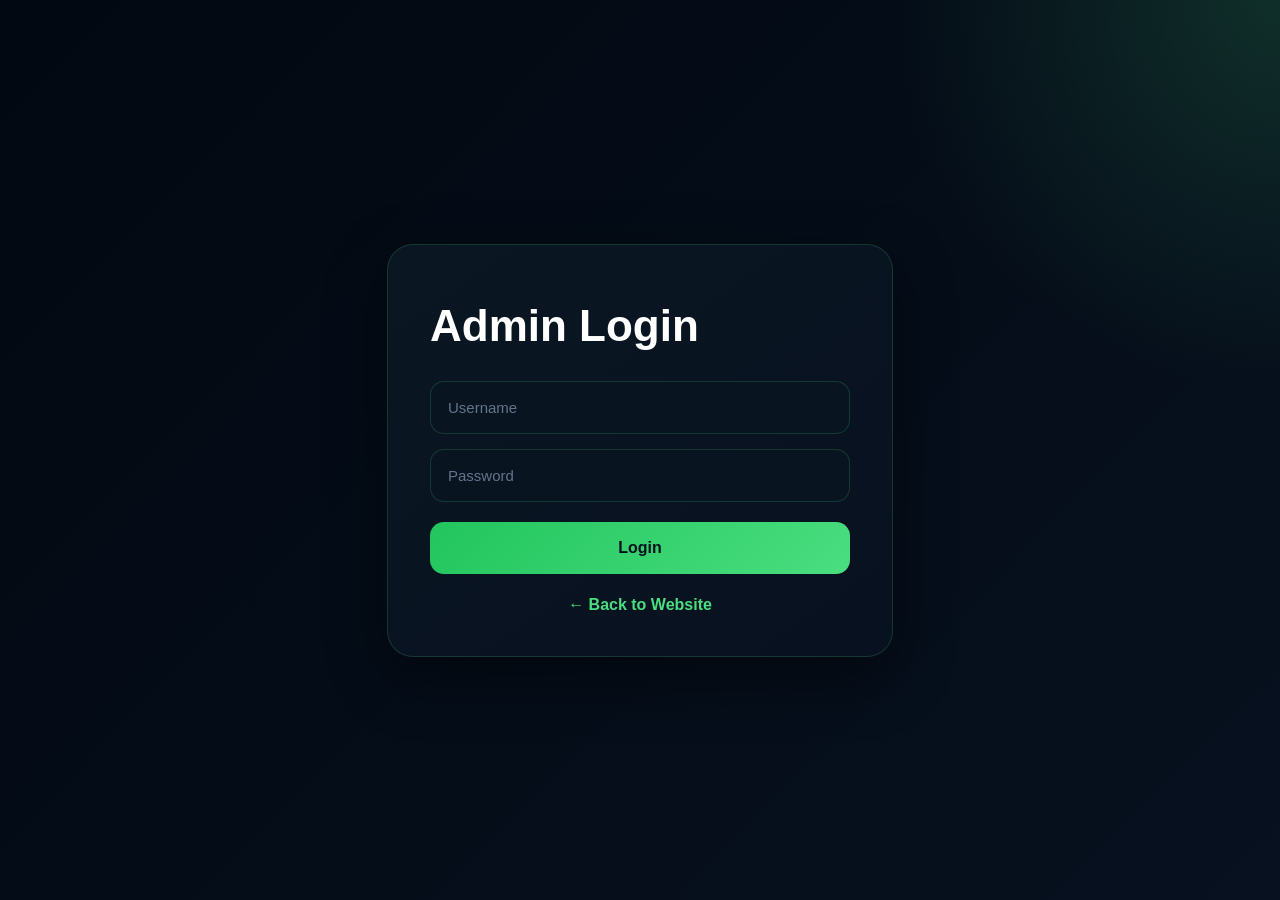
<file: admin-settings.html>
<!DOCTYPE html>
<html lang="en">
<head>
  <meta charset="UTF-8">
  <title>Admin Settings</title>
  <link rel="stylesheet" href="login.css">
</head>
<body>

<section class="login-box">
  <span>ADMIN SETTINGS</span>
  <h1>Account Settings</h1>

  <input id="newUsername" type="text" placeholder="New Username">
  <input id="newPassword" type="password" placeholder="New Password">

  <button id="saveSettings">Save Changes</button>

  <p id="settingsMessage" style="display:none;color:#4ade80;margin-top:16px;">
    Account updated successfully.
  </p>

  <br><br>
  <a href="admin.html" style="color:#4ade80;text-decoration:none;">← Back to Dashboard</a>
</section>

<script src="admin-settings.js"></script>

</body>
</html>
</file>
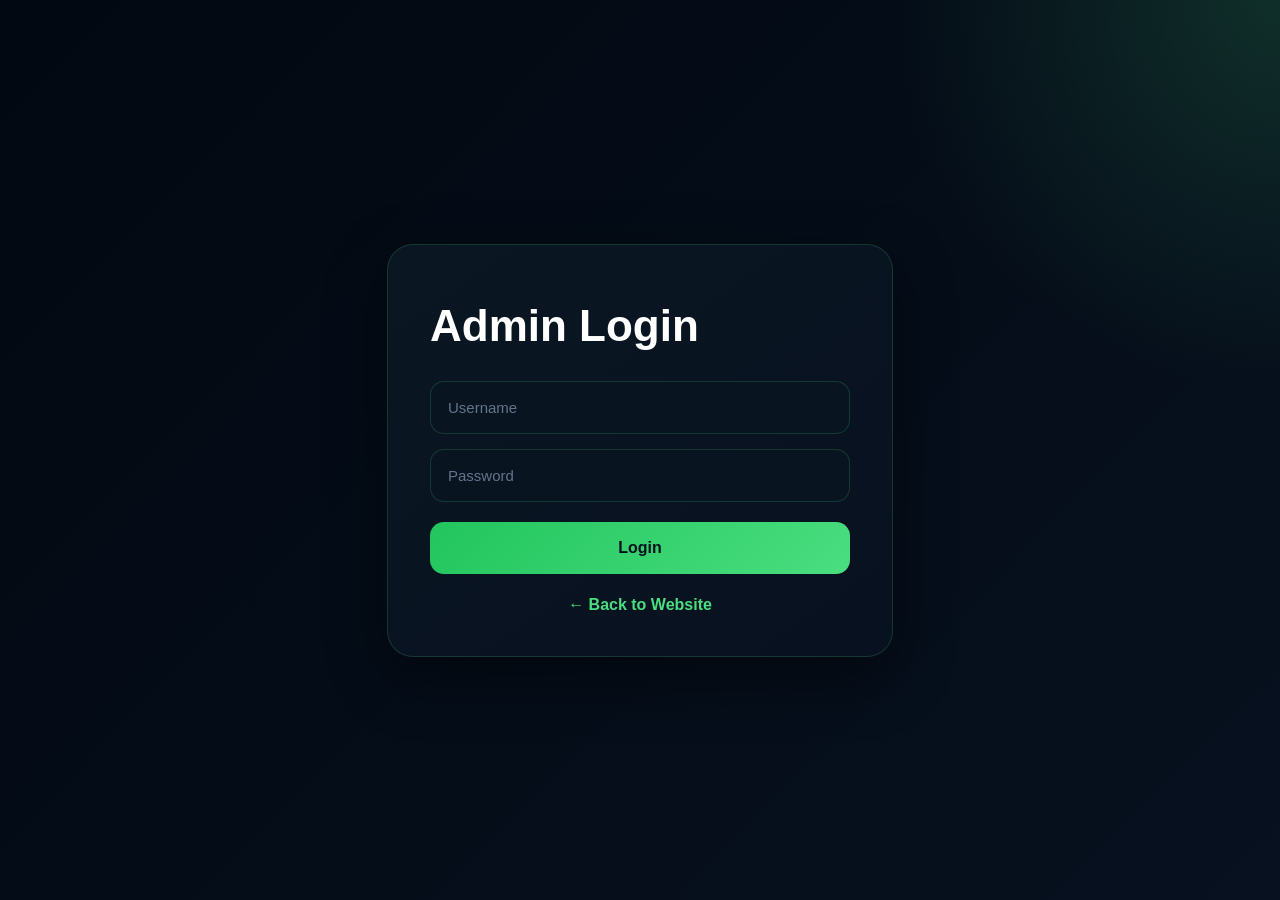
<file: admin.html>
<!DOCTYPE html>
<html lang="en">
<head>
  <meta charset="UTF-8">
  <title>Admin Dashboard | Rayan Portfolio</title>
  <link rel="stylesheet" href="admin.css">
</head>
<body>

<main class="admin-page">

  <header class="admin-header">
    <div>
      <span>ADMIN PANEL</span>
      <h1>Service Requests</h1>
    </div>

    <div class="admin-actions">

      <a href="#" id="logoutBtn">
  Logout
</a>

  <a href="admin-settings.html">
    Settings
  </a>

  <a href="index.html">
    Back to Website
  </a>

</div>
  </header>

  <section class="stats">
    <div>
      <p>Total Requests</p>
      <h2 id="totalRequests">0</h2>
    </div>

    <div>
      <p>New Requests</p>
      <h2 id="newRequests">0</h2>
    </div>

    <div>
      <p>Completed</p>
      <h2 id="completedRequests">0</h2>
    </div>
  </section>

  <section class="table-card">
    <div class="filters">

  <input
    type="text"
    id="searchInput"
    placeholder="Search by name, service, or request ID..."
  >

<select id="serviceFilter">

  <option value="all">All Services</option>

  <option value="Power BI Dashboards">
    Power BI Dashboards
  </option>

  <option value="Process Automation">
    Process Automation
  </option>

  <option value="Asset Management">
    Asset Management
  </option>

  <option value="Financial Analysis">
    Financial Analysis
  </option>

</select>

<select id="statusFilter">

  <option value="all">All Status</option>

  <option value="New">New</option>

  <option value="In Progress">
    In Progress
  </option>

  <option value="Completed">
    Completed
  </option>

</select>

  <button id="filterBtn">Filter</button>

<button id="saveChangesBtn">Save Changes</button>

</div>

    <table>
      <thead>
        <tr>
          <th>Request ID</th>
          <th>Name</th>
          <th>Service</th>
          <th>Email</th>
          <th>Status</th>
        </tr>
      </thead>

      <tbody id="requestsTable"></tbody>
    </table>
  </section>

</main>

<script>
  if (localStorage.getItem("adminLoggedIn") !== "true") {
    window.location.href = "login.html";
  }
</script>

<script src="admin.js"></script>

</body>
</html>
</file>
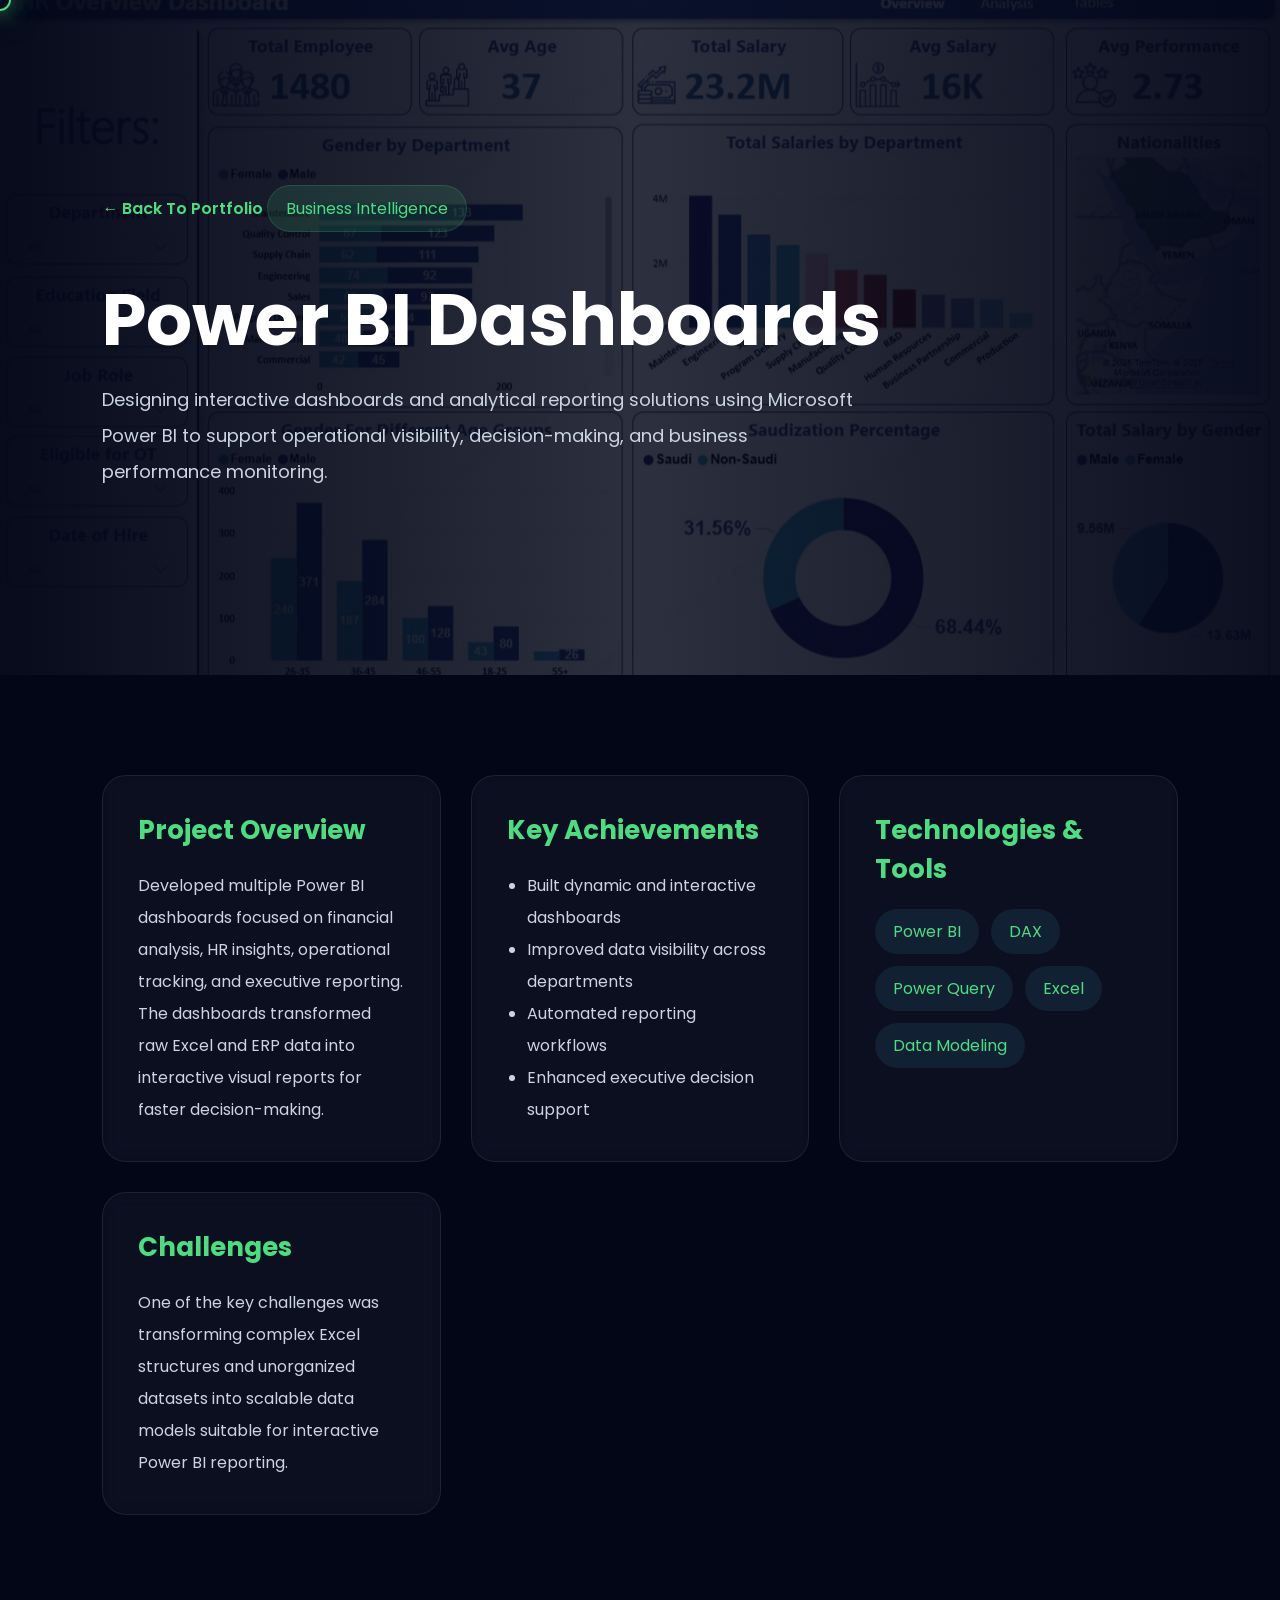
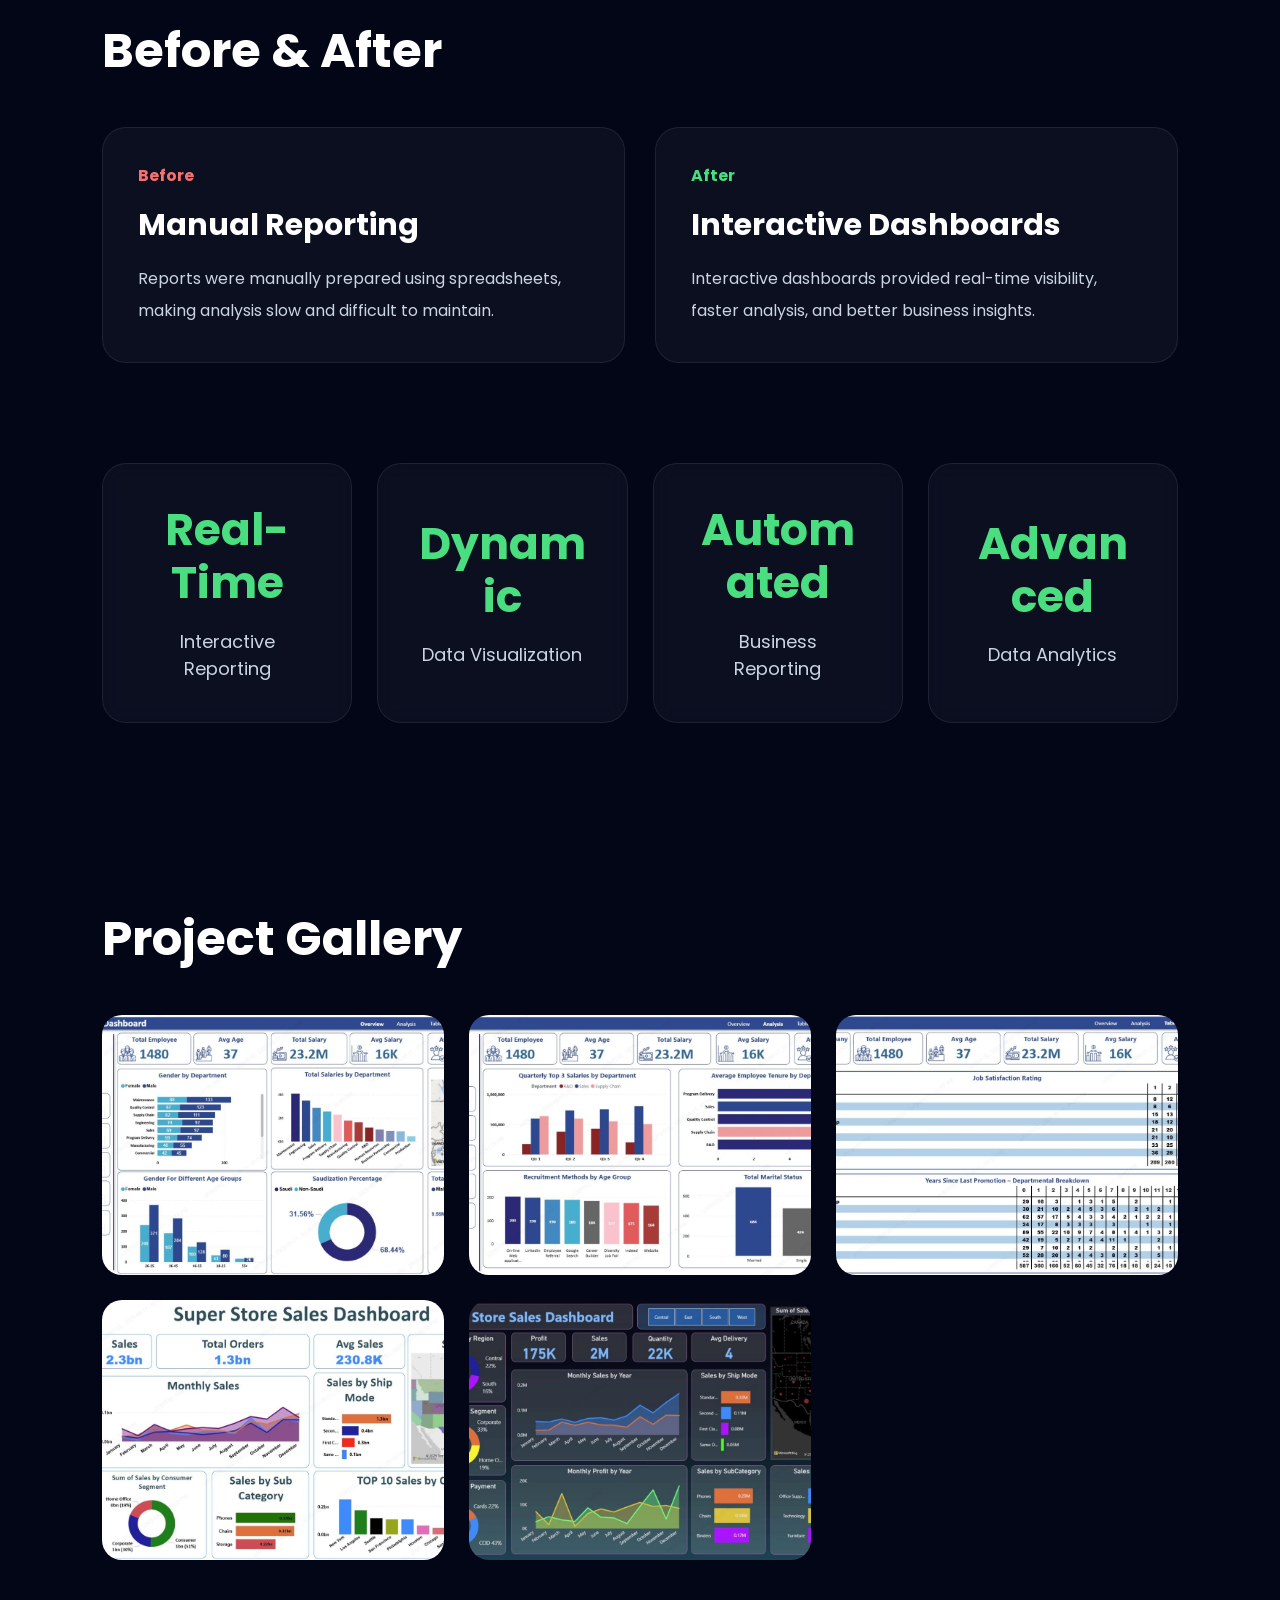
<file: dashboard-project.html>
<!DOCTYPE html>
<html lang="en">

<head>

<meta charset="UTF-8">

<meta name="viewport"
content="width=device-width, initial-scale=1.0">

<title>
Power BI Dashboards
</title>

<link rel="stylesheet"
href="style.css">

</head>

<body class="dashboard-page">

<div class="cursor"></div>

<section class="dashboard-hero-clean">

  <div class="dashboard-hero-content">

    <a href="index.html" class="back-project-btn">
      ← Back To Portfolio
    </a>

    <span class="project-category-new">
      Business Intelligence
    </span>

    <h1>Power BI Dashboards</h1>

    <p>
      Designing interactive dashboards and analytical reporting solutions using Microsoft Power BI to support operational visibility, decision-making, and business performance monitoring.
    </p>

  </div>

</section>

<section class="project-details-page">

<div class="project-details-grid">

<div class="project-info-card">

<h3>Project Overview</h3>

<p>

Developed multiple Power BI dashboards focused on
financial analysis, HR insights, operational tracking,
and executive reporting.

The dashboards transformed raw Excel and ERP data
into interactive visual reports for faster decision-making.

</p>

</div>

<div class="project-info-card">

<h3>Key Achievements</h3>

<ul>

<li>
Built dynamic and interactive dashboards
</li>

<li>
Improved data visibility across departments
</li>

<li>
Automated reporting workflows
</li>

<li>
Enhanced executive decision support
</li>

</ul>

</div>

<div class="project-info-card">

<h3>Technologies & Tools</h3>

<div class="project-tools">

<span>Power BI</span>

<span>DAX</span>

<span>Power Query</span>

<span>Excel</span>

<span>Data Modeling</span>

</div>

</div>

<div class="project-info-card">

<h3>Challenges</h3>

<p>

One of the key challenges was transforming complex
Excel structures and unorganized datasets into
scalable data models suitable for interactive
Power BI reporting.

</p>

</div>

</div>

</section>

<section class="before-after-section">

<h2>Before & After</h2>

<div class="before-after-grid">

<div class="before-after-card">

<span>Before</span>

<h3>Manual Reporting</h3>

<p>

Reports were manually prepared using spreadsheets,
making analysis slow and difficult to maintain.

</p>

</div>

<div class="before-after-card after">

<span>After</span>

<h3>Interactive Dashboards</h3>

<p>

Interactive dashboards provided real-time visibility,
faster analysis, and better business insights.

</p>

</div>

</div>

</section>

<section class="project-metrics">

<div class="metric-card">

<h2>Real-Time</h2>

<p>
Interactive Reporting
</p>

</div>

<div class="metric-card">

<h2>Dynamic</h2>

<p>
Data Visualization
</p>

</div>

<div class="metric-card">

<h2>Automated</h2>

<p>
Business Reporting
</p>

</div>

<div class="metric-card">

<h2>Advanced</h2>

<p>
Data Analytics
</p>

</div>

</section>

<section class="project-gallery-page">

<h2>Project Gallery</h2>

<div class="project-page-gallery">

<img src="images/dashboard 1.jpg">

<img src="images/dashboard 2.jpg">

<img src="images/dashboard 3.jpg">

<img src="images/dashboard 4.jpg">

<img src="images/dashboard 5.jpg">

</div>

<div class="project-image-popup"
id="projectImagePopup">

<span class="close-project-image">

&times;

</span>

<img id="projectPopupImage">

</div>

</section>

<script src="script.js"></script>

</body>

</html>
</file>
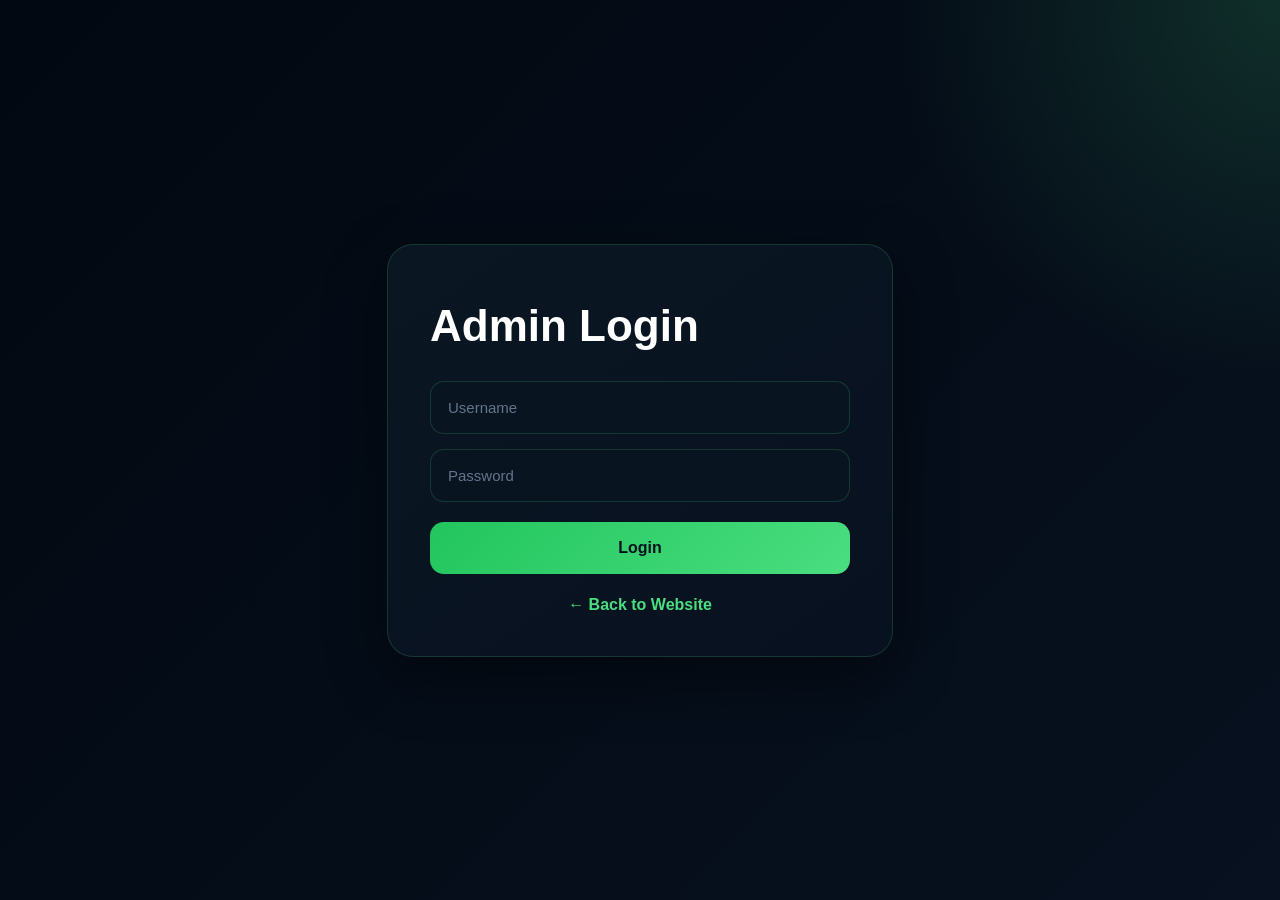
<file: login.html>
<!DOCTYPE html>
<html lang="en">
<head>
  <meta charset="UTF-8">
  <title>Admin Login</title>
  <link rel="stylesheet" href="login.css">
</head>
<body>

<main class="admin-page">
  <section class="login-box">
    <h1>Admin Login</h1>

    <input id="username" placeholder="Username" style="margin-bottom:15px;">
    <input id="password" type="password" placeholder="Password" style="margin-bottom:20px;">

    <button id="loginBtn">Login</button>

    <a href="index.html" class="back-home">
  ← Back to Website
</a>

    <p id="loginError" style="display:none;color:#ef4444;margin-top:15px;">
      Wrong username or password.
    </p>
  </section>
</main>

<script src="login.js"></script>
</body>
</html>
</file>
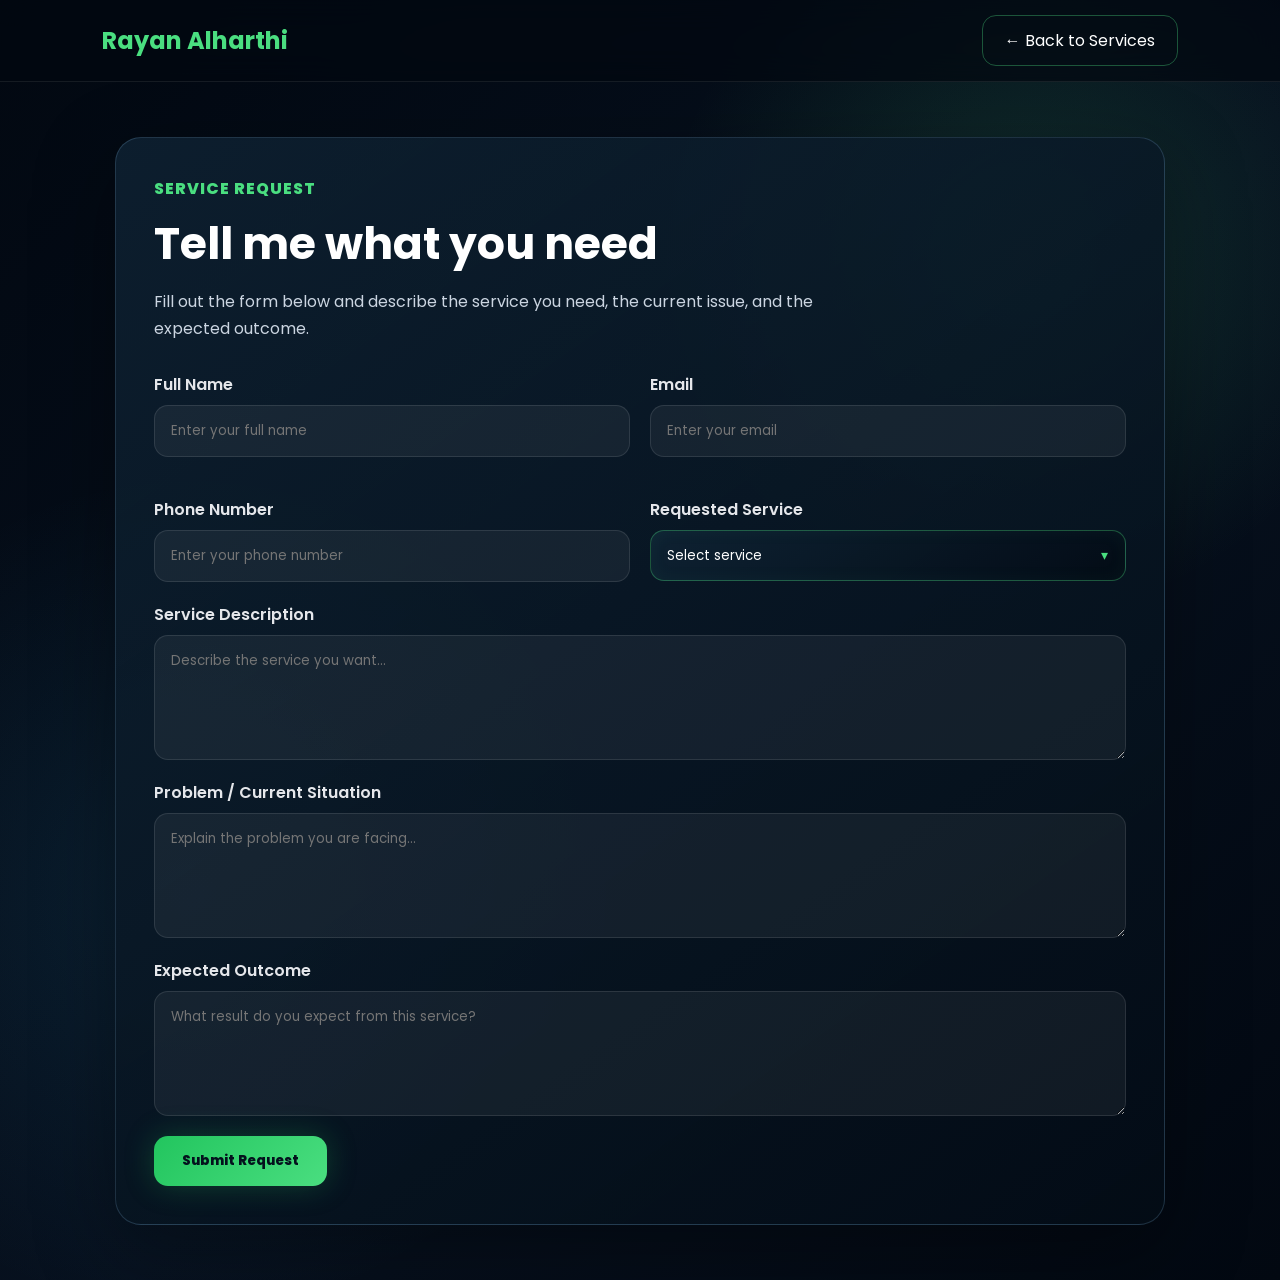
<file: request-service.html>
<!DOCTYPE html>
<html lang="en">
<head>
  <meta charset="UTF-8">
  <meta name="viewport" content="width=device-width, initial-scale=1.0">
  <title>Request Service | Rayan Alharthi</title>
  <link rel="stylesheet" href="request-service.css">
</head>
<body>

<header class="req-navbar">
  <h2>Rayan Alharthi</h2>
  <a href="services.html">← Back to Services</a>
</header>

<main class="req-page">
  <section class="req-card">
    <div class="req-header">
      <span>SERVICE REQUEST</span>
      <h1>Tell me what you need</h1>
      <p>
        Fill out the form below and describe the service you need, the current issue,
        and the expected outcome.
      </p>
    </div>

    <form 
action="https://formspree.io/f/mjglnpwn" 
method="POST"
id="serviceForm"
>
      <div class="form-grid">
        <div class="field">
          <label>Full Name</label>
          <input type="text" name="name" placeholder="Enter your full name" required>
        </div>

        <div class="field">
          <label>Email</label>
          <input type="email" name="email" placeholder="Enter your email" required>
        </div>

        <div class="field">
          <label>Phone Number</label>
          <input type="tel" name="phone" placeholder="Enter your phone number">
        </div>

        <div class="field select-field">
          <label>Requested Service</label>
          <select id="serviceType" name="service" required>
            <option value="">Select service</option>
            <option>Power BI Dashboards</option>
            <option>Process Automation</option>
            <option>Asset Management</option>
            <option>Financial Analysis</option>
          </select>
        </div>
      </div>

      <div class="field">
        <label>Service Description</label>
        <textarea name="description" placeholder="Describe the service you want..." required></textarea>
      </div>

      <div class="field">
        <label>Problem / Current Situation</label>
        <textarea name="problem" placeholder="Explain the problem you are facing..." required></textarea>
      </div>

      <div class="field">
        <label>Expected Outcome</label>
        <textarea name="outcome" placeholder="What result do you expect from this service?"></textarea>
      </div>
      <input type="text" name="_gotcha" style="display:none">

      <button type="submit">Submit Request</button>
    </form>
    <p id="successMessage" class="success-message">
  Your request has been submitted successfully.
</p>
  </section>
</main>

<script>
  const params = new URLSearchParams(window.location.search);
  const selectedService = params.get("service");

  if (selectedService) {
    document.getElementById("serviceType").value = selectedService;
  }
</script>

<script>

const form =
document.getElementById("serviceForm");

const successMessage =
document.getElementById("successMessage");

const submitBtn =
form.querySelector("button[type='submit']");

form.addEventListener("submit", async (e)=>{

  e.preventDefault();

  submitBtn.disabled = true;
  submitBtn.textContent = "Sending...";

  const data = {

    fullName:
    form.querySelector('[name="name"]').value,

    email:
    form.querySelector('[name="email"]').value,

    phone:
    form.querySelector('[name="phone"]').value,

    service:
    form.querySelector('[name="service"]').value,

    description:
    form.querySelector('[name="description"]').value,

    problem:
    form.querySelector('[name="problem"]').value,

    outcome:
    form.querySelector('[name="outcome"]').value

  };

  try{

    await fetch(
  "https://script.google.com/macros/s/AKfycbxTa4RvOqDNLy--aK8cTuDh2BpTABpyrxGKCkCoHfX3cwCtZwZWqTFWcmQpSxeoAsOe/exec",
  {
    method: "POST",
    mode: "no-cors",
    body: JSON.stringify(data)
  }
);

    successMessage.style.display = "block";

    successMessage.textContent =
    "Your request has been submitted successfully.";

    form.reset();

  }catch(error){

    successMessage.style.display = "block";

    successMessage.textContent =
    "Something went wrong.";

  }

  submitBtn.disabled = false;
  submitBtn.textContent = "Submit Request";

});

</script>

</body>
</html>
</file>
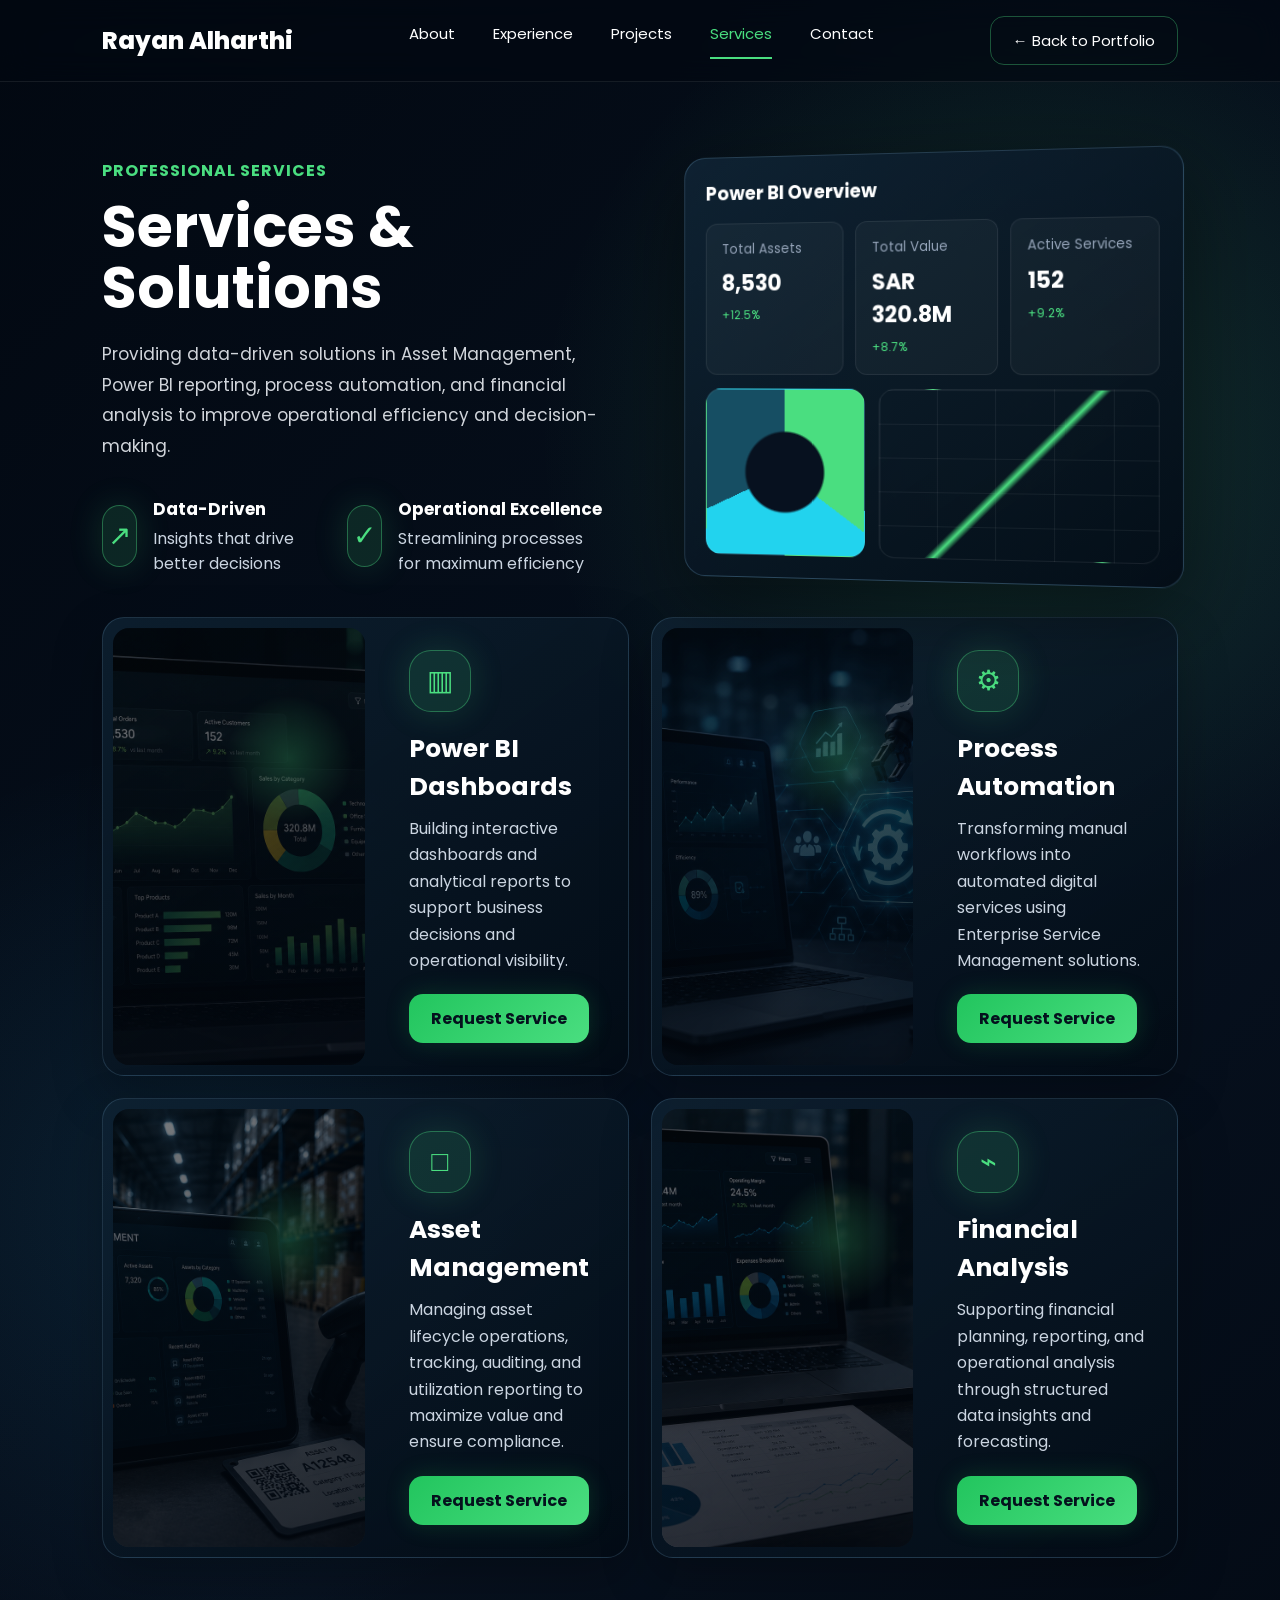
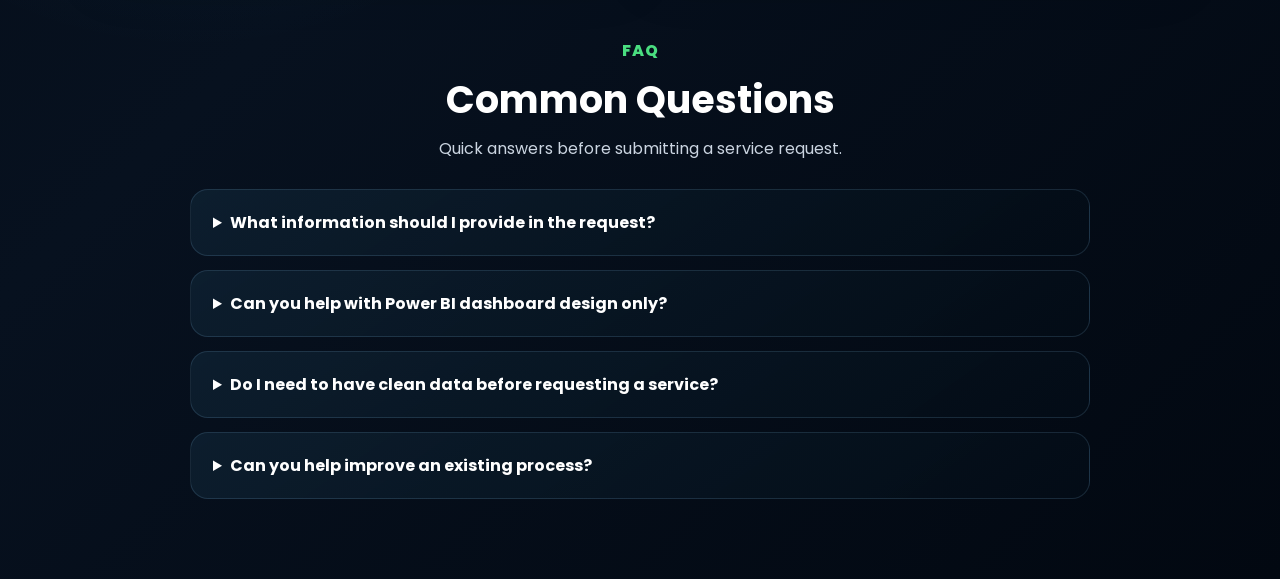
<file: services.html>
<!DOCTYPE html>
<html lang="en">
<head>
  <meta charset="UTF-8">
  <meta name="viewport" content="width=device-width, initial-scale=1.0">
  <title>Services | Rayan Alharthi</title>
  <link rel="stylesheet" href="services.css">
</head>
<body>

<header class="svc-navbar">
  <h2>Rayan Alharthi</h2>

  <nav>
<nav>
  <a href="index.html#about">About</a>

  <a href="index.html#experience">Experience</a>

  <a href="index.html#projects">Projects</a>

  <a href="index.html#services" class="active">Services</a>

  <a href="index.html#contact">Contact</a>
</nav>
  </nav>

  <a href="index.html" class="svc-back">← Back to Portfolio</a>
</header>

<main class="svc-page">

  <section class="svc-hero">
    <div class="svc-hero-text">
      <span>PROFESSIONAL SERVICES</span>
      <h1>Services & Solutions</h1>
      <p>
        Providing data-driven solutions in Asset Management, Power BI reporting,
        process automation, and financial analysis to improve operational
        efficiency and decision-making.
      </p>

      <div class="svc-points">
        <div>
          <i>↗</i>
          <div>
            <h4>Data-Driven</h4>
            <p>Insights that drive better decisions</p>
          </div>
        </div>

        <div>
          <i>✓</i>
          <div>
            <h4>Operational Excellence</h4>
            <p>Streamlining processes for maximum efficiency</p>
          </div>
        </div>
      </div>
    </div>

    <div class="svc-dashboard">
      <h3>Power BI Overview</h3>

      <div class="svc-stats">
        <div><small>Total Assets</small><b>8,530</b><span>+12.5%</span></div>
        <div><small>Total Value</small><b>SAR 320.8M</b><span>+8.7%</span></div>
        <div><small>Active Services</small><b>152</b><span>+9.2%</span></div>
      </div>

      <div class="svc-charts">
        <div class="svc-donut"></div>
        <div class="svc-line"></div>
      </div>
    </div>
  </section>

  <section class="svc-grid">

    <div class="svc-card">
      <div class="svc-visual powerbi"></div>
      <div class="svc-content">
        <i>▥</i>
        <h2>Power BI Dashboards</h2>
        <p>Building interactive dashboards and analytical reports to support business decisions and operational visibility.</p>
        <a href="request-service.html?service=Power BI Dashboards" class="svc-btn">Request Service</a>
      </div>
    </div>

    <div class="svc-card">
      <div class="svc-visual automation"></div>
      <div class="svc-content">
        <i>⚙</i>
        <h2>Process Automation</h2>
        <p>Transforming manual workflows into automated digital services using Enterprise Service Management solutions.</p>
        <a href="request-service.html?service=Process Automation" class="svc-btn">Request Service</a>
      </div>
    </div>

    <div class="svc-card">
      <div class="svc-visual asset"></div>
      <div class="svc-content">
        <i>□</i>
        <h2>Asset Management</h2>
        <p>Managing asset lifecycle operations, tracking, auditing, and utilization reporting to maximize value and ensure compliance.</p>
        <a href="request-service.html?service=Asset Management" class="svc-btn">Request Service</a>
      </div>
    </div>

    <div class="svc-card">
      <div class="svc-visual finance"></div>
      <div class="svc-content">
        <i>⌁</i>
        <h2>Financial Analysis</h2>
        <p>Supporting financial planning, reporting, and operational analysis through structured data insights and forecasting.</p>
        <a href="request-service.html?service=Financial Analysis" class="svc-btn">Request Service</a>
      </div>
    </div>

  </section>

  <section class="svc-faq">
  <div class="faq-header">
    <span>FAQ</span>
    <h2>Common Questions</h2>
    <p>Quick answers before submitting a service request.</p>
  </div>

  <div class="faq-list">
    <details>
      <summary>What information should I provide in the request?</summary>
      <p>Please include the service needed, current issue, available data, expected result, and any deadline.</p>
    </details>

    <details>
      <summary>Can you help with Power BI dashboard design only?</summary>
      <p>Yes. I can support dashboard design, data modeling, DAX measures, layout improvement, and visual enhancements.</p>
    </details>

    <details>
      <summary>Do I need to have clean data before requesting a service?</summary>
      <p>No. You can share the current data structure, and I can help clean, transform, and prepare it for reporting.</p>
    </details>

    <details>
      <summary>Can you help improve an existing process?</summary>
      <p>Yes. I can review the current workflow and suggest automation, tracking, reporting, or system enhancement ideas.</p>
    </details>
  </div>
</section>

</main>

</body>
</html>
</file>
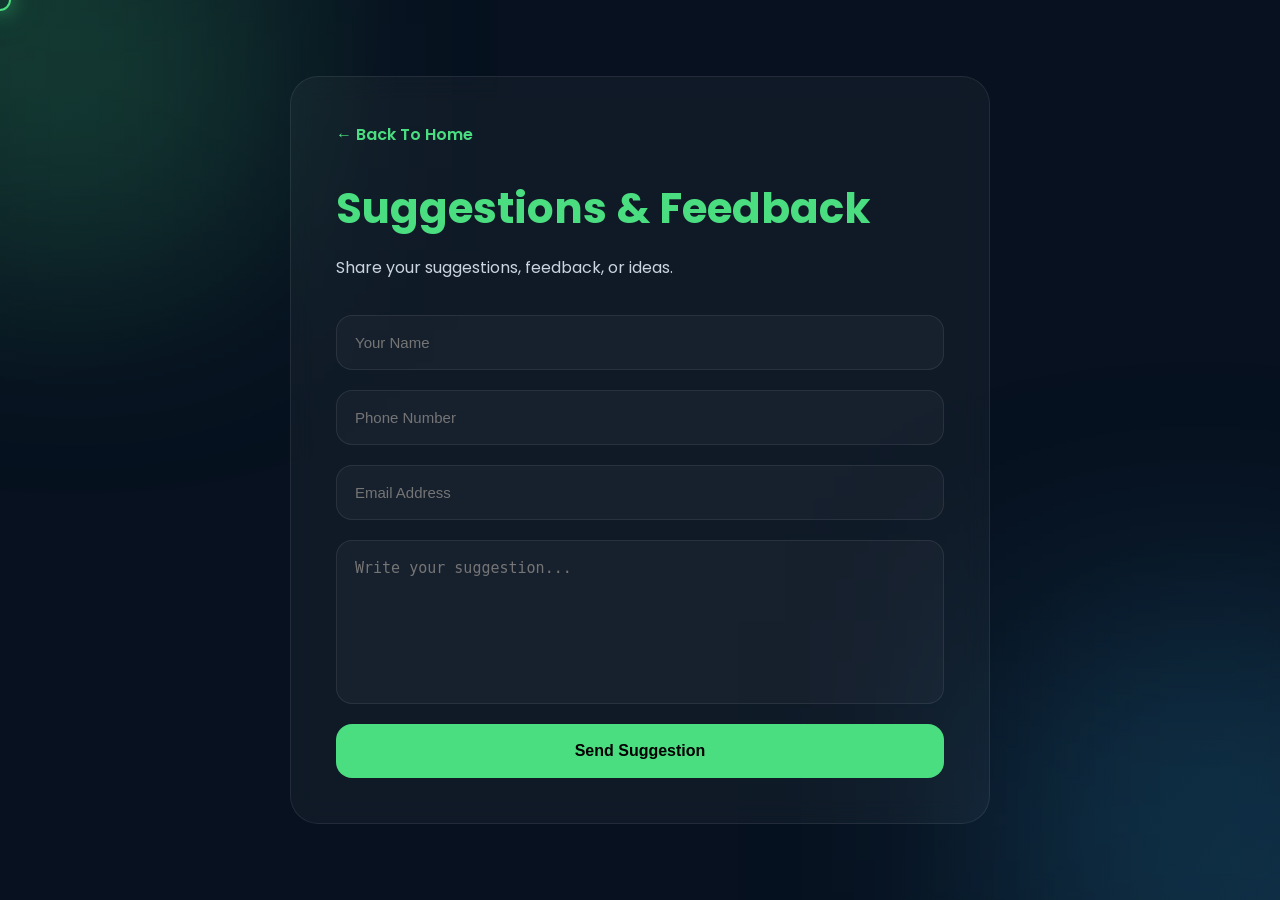
<file: suggestion.html>
<!DOCTYPE html>
<html lang="en">

<head>

  <meta charset="UTF-8">

  <meta name="viewport" content="width=device-width, initial-scale=1.0">

  <title>Suggestions | Rayan Alharthi</title>

  <link rel="stylesheet" href="style.css">

</head>

<body>

    <div class="cursor"></div>

<section class="suggestion-page">

    <div class="suggestion-box">

        <a href="index.html" class="back-home">
            ← Back To Home
        </a>

        <h1>Suggestions & Feedback</h1>

        <p>
            Share your suggestions, feedback, or ideas.
        </p>

        <form action="https://formspree.io/f/mkoydrkj"
method="POST"
id="suggestionForm">

            <input type="text"
            name="Full Name"
            placeholder="Your Name"
            required>

            <input type="tel"
            name="Phone Number"
            placeholder="Phone Number"
            required>

            <input type="email"
            name="Email"
            placeholder="Email Address"
            required>

            <textarea
            name="Suggestion"
            placeholder="Write your suggestion..."
            rows="7"
            required></textarea>

            <input type="hidden"
name="_subject"
value="New Suggestion From Portfolio">

            <button type="submit">
                Send Suggestion
            </button>

        </form>

    </div>

</section>

<script src="script.js"></script>

<script>

const form =
document.getElementById('suggestionForm');

form.addEventListener('submit', async (e) => {

    e.preventDefault();

    const data = new FormData(form);

    const response = await fetch(form.action, {

        method:'POST',

        body:data,

        headers:{
            'Accept':'application/json'
        }

    });

    if(response.ok){

        form.innerHTML = `

        <div class="success-message">

            Thank you! Your suggestion has been sent successfully!

        </div>

        `;

    }

});

</script>

</body>

</html>
</file>
<file: login.css>
body{
  margin:0;
  min-height:100vh;

  font-family:Arial,sans-serif;

  background:
  radial-gradient(circle at top right,
  rgba(74,222,128,.16),
  transparent 25%),

  linear-gradient(135deg,#020811,#07111f);

  display:flex;
  justify-content:center;
  align-items:center;

  color:white;
}

.login-box{

  width:420px;

  background:
  linear-gradient(145deg,#0b1623,#07111f);

  border:1px solid rgba(74,222,128,.18);

  border-radius:26px;

  padding:42px;

  box-shadow:
  0 20px 60px rgba(0,0,0,.45);

  backdrop-filter:blur(12px);
}

.login-box span{
  color:#4ade80;

  font-weight:700;

  letter-spacing:1px;

  font-size:14px;
}

.login-box h1{
  font-size:44px;

  margin:14px 0 30px;
}

.login-box input{

  width:100%;

  padding:17px;

  margin-bottom:18px;

  border-radius:14px;

  border:1px solid rgba(74,222,128,.18);

  background:#081521;

  color:white;

  outline:none;

  box-sizing:border-box;

  font-size:15px;
}

.login-box input::placeholder{
  color:#64748b;
}

.login-box button{

  width:100%;

  padding:17px;

  border:none;

  border-radius:14px;

  background:
  linear-gradient(135deg,#22c55e,#4ade80);

  color:#04111d;

  font-weight:800;

  font-size:16px;

  cursor:pointer;

  transition:.3s;
}

.login-box button:hover{
  transform:translateY(-2px);
  opacity:.92;
}

#loginError{
  color:#ef4444;
  margin-top:16px;
  display:none;
}
.back-home{

  display:block;

  text-align:center;

  margin-top:22px;

  color:#4ade80;

  text-decoration:none;

  font-weight:600;

  transition:.3s;
}

.back-home:hover{
  opacity:.8;
}
</file>
<file: admin.css>
body{
  margin:0;
  min-height:100vh;
  font-family:Arial,sans-serif;
  background:
    radial-gradient(circle at 80% 20%, rgba(74,222,128,.14), transparent 25%),
    linear-gradient(135deg,#020811,#07111f);
  color:white;
}

.admin-page{
  width:88%;
  margin:auto;
  padding:40px 0;
}

.admin-header{
  display:flex;
  justify-content:space-between;
  align-items:center;
  margin-bottom:30px;
}

.admin-header span{
  color:#4ade80;
  font-weight:bold;
  letter-spacing:1px;
}

.admin-header h1{
  font-size:44px;
  margin:8px 0;
}

.admin-actions{
  display:flex;
  gap:14px;
  flex-wrap:wrap;
}

.admin-actions a,
.admin-header a{
  color:#04111d;
  background:#4ade80;
  padding:12px 20px;
  border-radius:12px;
  text-decoration:none;
  font-weight:bold;
  transition:.3s;
}

.admin-actions a:hover,
.admin-header a:hover{
  opacity:.9;
  transform:translateY(-2px);
}

.stats{
  display:grid;
  grid-template-columns:repeat(3,1fr);
  gap:20px;
  margin-bottom:25px;
}

.stats div,
.table-card{
  background:linear-gradient(145deg,#0b1623,#07111f);
  border:1px solid rgba(74,222,128,.18);
  border-radius:20px;
  padding:24px;
}

.stats p{
  color:#94a3b8;
  margin:0;
}

.stats h2{
  color:#4ade80;
  font-size:34px;
  margin:10px 0 0;
}

.table-card{
  overflow:hidden;
}

.filters{
  display:grid;
  grid-template-columns:1.8fr 1fr 1fr auto;
  gap:20px;
  align-items:center;
  margin-bottom:25px;
}

.filters input,
.filters select{
  width:100%;
  min-width:0;
  box-sizing:border-box;
  padding:15px;
  border-radius:12px;
  border:1px solid rgba(74,222,128,.25);
  background:#081521;
  color:white;
  outline:none;
}

.filters button{
  white-space:nowrap;
  border:none;
  background:#22c55e;
  color:#04111d;
  padding:15px 22px;
  border-radius:12px;
  font-weight:bold;
  cursor:pointer;
}

table{
  width:100%;
  border-collapse:collapse;
}

th,td{
  padding:16px;
  text-align:left;
  border-bottom:1px solid rgba(255,255,255,.07);
}

th{
  color:#4ade80;
}

td{
  color:#e2e8f0;
}

@media(max-width:1100px){
  .filters{
    grid-template-columns:1fr;
  }
}

@media(max-width:700px){
  .stats{
    grid-template-columns:1fr;
  }

  .admin-header{
    flex-direction:column;
    align-items:flex-start;
    gap:15px;
  }

  table{
    font-size:13px;
  }
}
.status-select{

  background:#081521;

  color:white;

  border:none;

  padding:10px 14px;

  border-radius:10px;

  outline:none;

  font-weight:600;
}

.request-row{

  transition:.3s;
}

.request-row.new{
  background:
  rgba(59,130,246,.08);
}

.request-row.in-progress{
  background:
  rgba(249,115,22,.10);
}

.request-row.completed{
  background:
  rgba(34,197,94,.10);
}

.request-row.rejected{
  background:
  rgba(239,68,68,.10);
}

#saveChangesBtn{
  white-space:nowrap;
  border:none;
  background:#4ade80;
  color:#04111d;
  padding:15px 22px;
  border-radius:12px;
  font-weight:bold;
  cursor:pointer;
}

#saveChangesBtn:disabled{
  opacity:.7;
  cursor:not-allowed;
}
</file>
<file: style.css>
@import url('https://fonts.googleapis.com/css2?family=Poppins:wght@300;400;500;600;700&display=swap');

/* =========================================================
   GLOBAL
========================================================= */

*{
    margin:0;
    padding:0;
    box-sizing:border-box;
    scroll-behavior:smooth;
}

body{
    font-family:'Poppins',sans-serif;
    background:
        radial-gradient(circle at top left, rgba(74,222,128,0.08), transparent 25%),
        radial-gradient(circle at bottom right, rgba(56,189,248,0.08), transparent 25%),
        #07111f;
    background-attachment:fixed;
    color:white;
    overflow-x:hidden;
    cursor:none;
}

a{
    color:inherit;
}

img{
    max-width:100%;
}

/* =========================================================
   NAVBAR
========================================================= */

.navbar{
    width:100%;
    display:flex;
    justify-content:space-between;
    align-items:center;
    padding:22px 8%;
    position:fixed;
    top:0;
    left:0;
    z-index:1000;
    background:rgba(7,17,31,0.45);
    backdrop-filter:blur(14px);
    border-bottom:1px solid rgba(255,255,255,0.08);
}

.navbar h2{
    color:#4ade80;
    font-size:28px;
    white-space:nowrap;
}

.nav-links{
    display:flex;
    align-items:center;
    gap:24px;
}

.navbar a{
    color:white;
    text-decoration:none;
    transition:0.3s;
    font-weight:500;
}

.navbar a:hover{
    color:#4ade80;
}

.active-nav{
    background:rgba(7,17,31,0.96) !important;
    box-shadow:
        0 10px 30px rgba(0,0,0,0.35),
        0 0 25px rgba(74,222,128,0.12);
    border-bottom:1px solid rgba(74,222,128,0.25);
}

/* CONTACT DROPDOWN */

.contact-menu{
    position:relative;
}

.contact-dropdown{
    position:absolute;
    top:100%;
    right:0;
    width:170px;
    background:#07111f;
    border:1px solid rgba(74,222,128,0.35);
    border-radius:14px;
    padding:10px;
    display:none;
    box-shadow:0 15px 35px rgba(0,0,0,0.45);
}

.contact-menu:hover .contact-dropdown{
    display:block;
}

.contact-dropdown a{
    display:block;
    padding:10px 12px;
    border-radius:10px;
    color:white;
}

.contact-dropdown a:hover{
    background:#4ade80;
    color:black;
}

/* THEME TAB */

.theme-tab{
    padding:10px 18px;
    border-radius:999px;
    border:1px solid rgba(74,222,128,0.35);
    background:rgba(74,222,128,0.08);
    color:#4ade80;
    font-weight:600;
    cursor:pointer;
    transition:0.3s;
}

.theme-tab:hover{
    background:#4ade80;
    color:black;
}

/* =========================================================
   HERO
========================================================= */

.hero{
    min-height:100vh;
    display:flex;
    align-items:center;
    justify-content:space-between;
    padding:130px 8% 80px;
    gap:50px;
}

.hero-text{
    flex:1;
}

.hero-text span{
    color:#4ade80;
    letter-spacing:2px;
    font-size:14px;
}

.hero-text h1{
    font-size:70px;
    margin-top:15px;
    line-height:1.1;
}

.hero-text h3,
.typing-text{
    color:#94a3b8;
    margin:15px 0;
    font-size:28px;
    min-height:40px;
}

.typing-text::after{
    content:"|";
    animation:blink 0.7s infinite;
    color:#4ade80;
}

@keyframes blink{
    50%{opacity:0;}
}

.hero-text p{
    color:#cbd5e1;
    line-height:1.8;
    margin-top:20px;
    max-width:700px;
}

.hero-buttons{
    display:flex;
    gap:15px;
    flex-wrap:wrap;
    margin-top:35px;
}

.btn{
    display:inline-block;
    padding:15px 35px;
    background:#4ade80;
    color:black;
    text-decoration:none;
    border-radius:12px;
    font-weight:600;
    transition:0.3s;
}

.btn:hover{
    transform:translateY(-5px);
    box-shadow:0 10px 30px rgba(74,222,128,0.4);
}

.btn.outline{
    background:transparent;
    color:#4ade80;
    border:1px solid #4ade80;
}

.btn.outline:hover{
    background:#4ade80;
    color:black;
}

.hero-image{
    flex:1;
    display:flex;
    justify-content:center;
}

.hero-image img{
    width:420px;
    height:420px;
    object-fit:cover;
    border-radius:30px;
    border:4px solid rgba(74,222,128,0.3);
    box-shadow:
        0 0 40px rgba(74,222,128,0.2),
        0 0 80px rgba(74,222,128,0.1);
    transition:0.4s;
}

.hero-image img:hover{
    transform:scale(1.03);
}

/* =========================================================
   GENERAL SECTIONS
========================================================= */

.section{
    padding:110px 8%;
}

.section h2{
    font-size:45px;
    margin-bottom:40px;
    color:#4ade80;
}

.section p{
    color:#cbd5e1;
    line-height:1.9;
    font-size:17px;
}

/* =========================================================
   CARDS / SKILLS
========================================================= */

.cards{
    display:grid;
    grid-template-columns:repeat(auto-fit,minmax(250px,1fr));
    gap:25px;
}

.card{
    background:rgba(255,255,255,0.04);
    border:1px solid rgba(255,255,255,0.08);
    padding:35px;
    border-radius:20px;
    transition:0.4s;
    backdrop-filter:blur(10px);
    transform-style:preserve-3d;
}

.card:hover{
    transform:translateY(-12px) rotateX(4deg) rotateY(-4deg);
    border-color:#4ade80;
    box-shadow:
        0 20px 45px rgba(0,0,0,0.45),
        0 0 25px rgba(74,222,128,0.15);
    background:rgba(255,255,255,0.06);
}

.card h3{
    margin-bottom:15px;
    color:#4ade80;
}

.skills{
    display:flex;
    flex-wrap:wrap;
    gap:15px;
}

.skills span{
    background:#122033;
    padding:14px 24px;
    border-radius:12px;
    border:1px solid rgba(255,255,255,0.08);
    transition:0.3s;
}

.skills span:hover{
    background:#4ade80;
    color:black;
    transform:translateY(-5px);
}

/* =========================================================
   EXPERIENCE TIMELINE
========================================================= */

.experience-timeline{
    position:relative;
    max-width:950px;
    margin:auto;
}

.experience-timeline::before{
    content:"";
    position:absolute;
    left:25px;
    top:0;
    width:3px;
    height:100%;
    background:linear-gradient(#4ade80, rgba(74,222,128,0.1));
}

.experience-item{
    position:relative;
    padding-left:80px;
    margin-bottom:45px;
}

.experience-dot{
    position:absolute;
    left:13px;
    top:20px;
    width:26px;
    height:26px;
    border-radius:50%;
    background:#07111f;
    border:4px solid #4ade80;
    box-shadow:0 0 25px rgba(74,222,128,0.6);
}

.experience-content{
    background:rgba(255,255,255,0.04);
    border:1px solid rgba(255,255,255,0.08);
    border-radius:22px;
    padding:30px;
    backdrop-filter:blur(10px);
    transition:0.4s;
}

.experience-content:hover{
    transform:translateX(10px);
    border-color:#4ade80;
    box-shadow:0 20px 45px rgba(0,0,0,0.45);
}

.experience-date{
    color:#4ade80;
    font-size:14px;
    letter-spacing:1px;
}

.experience-content h3{
    margin-top:10px;
    font-size:26px;
    color:white;
}

.experience-content h4{
    color:#94a3b8;
    margin:8px 0 15px;
    font-weight:500;
}

.experience-tags{
    display:flex;
    flex-wrap:wrap;
    gap:10px;
    margin-top:18px;
}

.experience-tags span{
    padding:8px 14px;
    border-radius:999px;
    background:rgba(74,222,128,0.1);
    color:#4ade80;
    font-size:13px;
    border:1px solid rgba(74,222,128,0.25);
}

/* =========================================================
   PROJECTS GRID - MAIN PAGE
========================================================= */

#projects .projects-grid,
.projects-grid.clean-projects{
    display:grid !important;
    grid-template-columns:repeat(auto-fit,minmax(360px,1fr)) !important;
    gap:34px !important;
}

#projects .clean-project-card,
.clean-project-card,
#projects .project-card-modern{
    background:rgba(255,255,255,0.04) !important;
    border:1px solid rgba(255,255,255,0.08) !important;
    border-radius:24px !important;
    overflow:hidden !important;
    transition:0.4s !important;
    backdrop-filter:blur(10px) !important;
    display:flex !important;
    flex-direction:column !important;
}

.clean-project-card:hover,
#projects .project-card-modern:hover{
    transform:translateY(-10px) !important;
    border-color:#4ade80 !important;
    box-shadow:0 20px 45px rgba(0,0,0,0.45) !important;
}

#projects .clean-project-card > img,
.clean-project-card > img,
#projects .project-card-modern > img{
    width:100% !important;
    height:260px !important;
    object-fit:cover !important;
    display:block !important;
}

.clean-project-content,
#projects .project-card-content{
    padding:28px !important;
    flex:1 !important;
    display:flex !important;
    flex-direction:column !important;
}

.clean-project-content > span,
#projects .project-card-content > span{
    color:#4ade80 !important;
    font-size:14px !important;
    margin-bottom:10px !important;
}

.clean-project-content h3,
#projects .project-card-content h3{
    margin:10px 0 !important;
    font-size:24px !important;
    color:white !important;
}

.clean-project-content p,
#projects .project-card-content p{
    color:#cbd5e1 !important;
    line-height:1.8 !important;
}

.project-card-tags{
    display:flex !important;
    flex-wrap:wrap !important;
    gap:10px !important;
    margin-top:20px !important;
}

.project-card-tags span{
    padding:8px 14px !important;
    border-radius:999px !important;
    background:#122033 !important;
    color:#4ade80 !important;
    font-size:13px !important;
    border:1px solid rgba(74,222,128,0.15) !important;
}

.project-btn-wrap{
    margin-top:auto;
    padding-top:25px;
}

.clean-project-btn{
    display:inline-flex;
    align-items:center;
    justify-content:center;
    padding:14px 26px;
    border-radius:14px;
    background:#4ade80;
    color:black;
    text-decoration:none;
    font-weight:600;
    transition:0.3s;
    min-width:170px;
}

.clean-project-btn:hover{
    transform:translateY(-4px);
    box-shadow:0 10px 25px rgba(74,222,128,0.35);
}

/* =========================================================
   STATS
========================================================= */

.stats-section{
    padding:80px 8%;
    display:grid;
    grid-template-columns:repeat(auto-fit,minmax(220px,1fr));
    gap:25px;
}

.stat-box{
    background:rgba(255,255,255,0.04);
    border:1px solid rgba(255,255,255,0.08);
    padding:40px 25px;
    border-radius:20px;
    text-align:center;
    backdrop-filter:blur(10px);
    transition:0.4s;
}

.stat-box:hover{
    transform:translateY(-10px);
    border-color:#4ade80;
    box-shadow:0 15px 40px rgba(0,0,0,0.4);
}

.stat-box h2{
    font-size:42px;
    color:#4ade80;
    margin-bottom:15px;
}

.stat-box p{
    color:#cbd5e1;
}

/* =========================================================
   ACHIEVEMENTS / CERTIFICATES
========================================================= */

.achievement-grid,
.certificate-grid{
    display:grid;
    grid-template-columns:repeat(auto-fit,minmax(280px,1fr));
    gap:30px;
}

.achievement-card,
.certificate-card{
    background:rgba(255,255,255,0.04);
    border:1px solid rgba(255,255,255,0.08);
    border-radius:22px;
    overflow:hidden;
    transition:0.4s;
    backdrop-filter:blur(10px);
}

.achievement-card{
    padding:30px;
}

.achievement-card:hover,
.certificate-card:hover{
    transform:translateY(-12px);
    border-color:#4ade80;
    box-shadow:
        0 20px 45px rgba(0,0,0,0.45),
        0 0 25px rgba(74,222,128,0.15);
}

.achievement-card h3,
.certificate-info h3{
    color:#4ade80;
    margin-bottom:15px;
    font-size:22px;
}

.achievement-card p,
.certificate-info p{
    color:#cbd5e1;
    line-height:1.8;
}

.certificate-card img{
    width:100%;
    height:240px;
    object-fit:cover;
}

.certificate-info{
    padding:25px;
}

/* =========================================================
   CONTACT / FOOTER
========================================================= */

.contact a{
    color:#4ade80;
    text-decoration:none;
}

.footer{
    margin-top:100px;
    background:rgba(255,255,255,0.03);
    border-top:1px solid rgba(255,255,255,0.08);
    padding-top:60px;
}

.footer-content{
    width:85%;
    margin:auto;
    display:grid;
    grid-template-columns:repeat(auto-fit,minmax(250px,1fr));
    gap:50px;
}

.footer-brand h2{
    color:#4ade80;
    margin-bottom:20px;
}

.footer-brand p{
    color:#cbd5e1;
    line-height:1.8;
}

.footer-links h3,
.footer-contact h3{
    margin-bottom:20px;
    color:white;
}

.footer-links a,
.footer-contact a{
    display:block;
    color:#cbd5e1;
    text-decoration:none;
    margin-bottom:12px;
    transition:0.3s;
}

.footer-links a:hover,
.footer-contact a:hover{
    color:#4ade80;
}

.footer-contact p{
    color:#cbd5e1;
    margin-bottom:10px;
}

.footer-bottom{
    text-align:center;
    margin-top:50px;
    padding:25px;
    border-top:1px solid rgba(255,255,255,0.08);
    color:#94a3b8;
}

/* =========================================================
   LOADER / ANIMATION / CURSOR
========================================================= */

.hidden{
    opacity:0;
    transform:translateY(40px);
    transition:all 0.8s ease;
}

.show{
    opacity:1;
    transform:translateY(0);
}

body::before{
    content:"";
    position:fixed;
    top:-100px;
    left:-100px;
    width:350px;
    height:350px;
    background:rgba(74,222,128,0.18);
    filter:blur(120px);
    z-index:-1;
}

body::after{
    content:"";
    position:fixed;
    bottom:-120px;
    right:-120px;
    width:400px;
    height:400px;
    background:rgba(56,189,248,0.15);
    filter:blur(130px);
    z-index:-1;
}

#loader{
    position:fixed;
    top:0;
    left:0;
    width:100%;
    height:100vh;
    background:#07111f;
    display:flex;
    align-items:center;
    justify-content:center;
    z-index:9999;
    transition:opacity 0.8s ease, visibility 0.8s ease;
}

.loader-content{
    width:100%;
    text-align:center;
    display:flex;
    flex-direction:column;
    align-items:center;
    justify-content:center;
}

.loader-content h1{
    color:#4ade80;
    font-size:48px;
    margin-bottom:10px;
}

.loader-content p{
    color:#cbd5e1;
    margin-bottom:20px;
}

.loader-line{
    width:250px;
    height:4px;
    background:rgba(255,255,255,0.1);
    border-radius:20px;
    overflow:hidden;
}

.loader-line::before{
    content:"";
    display:block;
    height:100%;
    width:0%;
    background:#4ade80;
    animation:loading 1.8s forwards;
}

@keyframes loading{
    from{width:0%;}
    to{width:100%;}
}

.hide-loader,
#loader.hide-loader{
    opacity:0;
    visibility:hidden;
    pointer-events:none;
}

.cursor{
    width:22px;
    height:22px;
    border:2px solid #4ade80;
    border-radius:50%;
    position:fixed;
    transform:translate(-50%, -50%);
    pointer-events:none;
    z-index:999999;
    box-shadow:
        0 0 20px rgba(74,222,128,0.5),
        0 0 40px rgba(74,222,128,0.3);
    transition:
        width 0.2s ease,
        height 0.2s ease,
        background 0.2s ease;
}

/* =========================================================
   IMAGE POPUP
========================================================= */

.image-popup,
.project-image-popup{
    position:fixed;
    inset:0;
    background:rgba(0,0,0,0.92);
    display:flex;
    align-items:flex-start;
    justify-content:center;
    opacity:0;
    visibility:hidden;
    transition:0.4s;
    z-index:999999;
    overflow-y:auto;
    padding:70px 20px;
}

.image-popup.active,
.project-image-popup.active{
    opacity:1;
    visibility:visible;
}

.image-popup img,
.project-image-popup img{
    width:auto;
    max-width:95%;
    height:auto;
    max-height:none;
    border-radius:24px;
}

.close-popup,
.close-project-image{
    position:absolute;
    top:30px;
    right:40px;
    color:white;
    font-size:55px;
    cursor:pointer;
    z-index:2;
}

/* =========================================================
   SUGGESTION PAGE
========================================================= */

.suggestion-page{
    min-height:100vh;
    display:flex;
    align-items:center;
    justify-content:center;
    padding:40px;
}

.suggestion-box{
    width:100%;
    max-width:700px;
    background:rgba(255,255,255,0.04);
    border:1px solid rgba(255,255,255,0.08);
    border-radius:28px;
    padding:45px;
    backdrop-filter:blur(12px);
}

.suggestion-box h1{
    font-size:42px;
    margin-bottom:15px;
    color:#4ade80;
}

.suggestion-box p{
    color:#cbd5e1;
    margin-bottom:35px;
}

.suggestion-box form{
    display:flex;
    flex-direction:column;
    gap:20px;
}

.suggestion-box input,
.suggestion-box textarea{
    width:100%;
    padding:18px;
    border-radius:16px;
    border:1px solid rgba(255,255,255,0.08);
    background:rgba(255,255,255,0.03);
    color:white;
    font-size:15px;
    outline:none;
}

.suggestion-box textarea{
    resize:none;
}

.suggestion-box button{
    padding:18px;
    border:none;
    border-radius:16px;
    background:#4ade80;
    color:black;
    font-size:16px;
    font-weight:600;
    cursor:pointer;
    transition:0.3s;
}

.suggestion-box button:hover{
    transform:translateY(-4px);
    box-shadow:0 10px 25px rgba(74,222,128,0.35);
}

.back-home{
    display:inline-block;
    margin-bottom:30px;
    color:#4ade80;
    text-decoration:none;
    font-weight:600;
}

.success-message{
    text-align:center;
    padding:60px 20px;
    font-size:28px;
    font-weight:700;
    color:#4ade80;
}

/* =========================================================
   PROJECT CASE STUDY PAGES - SHARED
========================================================= */

.project-header-new,
.project-hero-page{
    position:relative;
    min-height:82vh;
    display:flex;
    align-items:center;
    padding:100px 8%;
    overflow:hidden;
    background:#020617;
}

.project-header-bg{
    position:absolute;
    inset:0;
    width:100%;
    height:100%;
    object-fit:cover;
    opacity:0.95;
    filter:brightness(0.9);
    z-index:0;
    animation:projectZoom 14s ease-in-out infinite alternate;
}

@keyframes projectZoom{
    from{transform:scale(1);}
    to{transform:scale(1.08);}
}

.project-header-overlay,
.project-hero-overlay{
    position:absolute;
    inset:0;
    background:
        linear-gradient(
            to right,
            rgba(2,6,23,0.35),
            rgba(2,6,23,0.15),
            rgba(2,6,23,0.40)
        );
    z-index:1;
}

.project-header-content,
.project-page-content{
    position:relative;
    z-index:2;
    max-width:900px;
    animation:fadeUp 1.2s ease;
}

@keyframes fadeUp{
    from{
        opacity:0;
        transform:translateY(40px);
    }
    to{
        opacity:1;
        transform:translateY(0);
    }
}

.back-project-btn,
.back-home-project{
    display:inline-block;
    margin-bottom:30px;
    color:#4ade80;
    text-decoration:none;
    font-weight:600;
}

.project-category-new,
.project-page-label{
    display:inline-block;
    padding:10px 18px;
    border-radius:999px;
    background:rgba(74,222,128,0.12);
    border:1px solid rgba(74,222,128,0.18);
    color:#4ade80;
    margin-bottom:25px;
}

.project-header-content h1,
.project-page-content h1{
    font-size:72px;
    line-height:1.05;
    margin-bottom:30px;
}

.project-header-content p,
.project-page-content p{
    max-width:760px;
    line-height:2;
    font-size:18px;
    color:#cbd5e1;
}

.project-details-page{
    position:relative;
    z-index:5;
    padding:100px 8%;
    background:#020617;
}

.project-details-grid{
    display:grid;
    grid-template-columns:repeat(auto-fit,minmax(280px,1fr));
    gap:30px;
}

.project-info-card{
    background:rgba(255,255,255,0.04);
    border:1px solid rgba(255,255,255,0.08);
    border-radius:24px;
    padding:35px;
    backdrop-filter:blur(10px);
}

.project-info-card h3{
    color:#4ade80;
    margin-bottom:20px;
    font-size:26px;
}

.project-info-card p,
.project-info-card li{
    color:#cbd5e1;
    line-height:2;
}

.project-info-card ul{
    padding-left:20px;
}

.project-tools{
    display:flex;
    flex-wrap:wrap;
    gap:12px;
}

.project-tools span{
    padding:10px 18px;
    border-radius:999px;
    background:#122033;
    color:#4ade80;
}

.before-after-section{
    position:relative;
    z-index:5;
    padding:0 8% 100px;
    background:#020617;
}

.before-after-section h2{
    font-size:48px;
    margin-bottom:40px;
}

.before-after-grid{
    display:grid;
    grid-template-columns:repeat(auto-fit,minmax(320px,1fr));
    gap:30px;
}

.before-after-card{
    background:rgba(255,255,255,0.04);
    border:1px solid rgba(255,255,255,0.08);
    border-radius:24px;
    padding:35px;
}

.before-after-card span{
    color:#f87171;
    font-weight:700;
}

.before-after-card.after span{
    color:#4ade80;
}

.before-after-card h3{
    margin:15px 0;
    font-size:30px;
}

.before-after-card p{
    color:#cbd5e1;
    line-height:2;
}

.project-metrics{
    position:relative;
    z-index:5;
    background:#020617;
    padding:0 8% 100px;
    display:grid;
    grid-template-columns:repeat(auto-fit,minmax(240px,1fr));
    gap:25px;
}

.metric-card{

    background:
    rgba(255,255,255,0.04);

    border:
    1px solid rgba(255,255,255,0.08);

    border-radius:24px;

    padding:40px;

    text-align:center;

    transition:0.4s;

    backdrop-filter:blur(10px);

    min-height:260px;

    display:flex;

    flex-direction:column;

    justify-content:center;
}

.metric-card:hover{
    transform:translateY(-10px);
    border-color:#4ade80;
    box-shadow:0 20px 45px rgba(0,0,0,0.45);
}

.metric-card h2{

    font-size:44px;

    line-height:1.2;

    color:#4ade80;

    margin-bottom:18px;

    word-break:break-word;
}

.metric-card p{
    color:#cbd5e1;
    font-size:18px;
}

.project-gallery-page{
    position:relative;
    z-index:5;
    padding:0 8% 120px;
    background:#020617;
}

.project-gallery-page h2{
    margin-bottom:40px;
    font-size:48px;
}

.project-page-gallery{
    display:grid;
    grid-template-columns:repeat(auto-fit,minmax(300px,1fr));
    gap:25px;
}

.project-page-gallery img{
    width:100%;
    height:300px;
    object-fit:cover;
    border-radius:24px;
    transition:0.4s;
    cursor:pointer;
}

.project-page-gallery img:hover{
    transform:scale(1.03);
}

/* =========================================================
   DASHBOARD PROJECT PAGE - FINAL ISOLATED FIX
========================================================= */

.dashboard-page{
    background:#020617 !important;
}

.dashboard-hero-clean,
.dashboard-page .dashboard-header,
.dashboard-page .project-header-new{
    position:relative !important;
    min-height:75vh !important;
    display:flex !important;
    align-items:center !important;
    padding:100px 8% !important;
    overflow:hidden !important;
    isolation:isolate !important;
    background:
        linear-gradient(
            to right,
            rgba(2,6,23,0.98),
            rgba(2,6,23,0.83),
            rgba(2,6,23,0.96)
        ),
        url("images/dashboard\ 1.jpg") !important;
    background-size:cover !important;
    background-position:center !important;
}

.dashboard-page .dashboard-header-bg,
.dashboard-page .project-header-bg{
    display:none !important;
}

.dashboard-hero-content,
.dashboard-page .dashboard-header-content,
.dashboard-page .project-header-content{
    position:relative !important;
    z-index:3 !important;
    max-width:850px !important;
}

.dashboard-hero-content h1,
.dashboard-page .dashboard-header-content h1,
.dashboard-page .project-header-content h1{
    font-size:72px !important;
    line-height:1.05 !important;
    margin:25px 0 !important;
    color:white !important;
}

.dashboard-hero-content p,
.dashboard-page .dashboard-header-content p,
.dashboard-page .project-header-content p{
    max-width:760px !important;
    color:#cbd5e1 !important;
    line-height:2 !important;
    font-size:18px !important;
}

.dashboard-page .project-details-page,
.dashboard-page .before-after-section,
.dashboard-page .project-metrics,
.dashboard-page .project-gallery-page{
    position:relative !important;
    z-index:5 !important;
    background:#020617 !important;
}

.dashboard-page .project-gallery-page{
    padding:80px 8% 120px !important;
}

.dashboard-page .project-page-gallery{
    display:grid !important;
    grid-template-columns:repeat(auto-fit,minmax(280px,1fr)) !important;
    gap:25px !important;
}

.dashboard-page .project-page-gallery img{
    width:100% !important;
    height:260px !important;
    object-fit:cover !important;
    border-radius:20px !important;
}

/* =========================================================
   LIGHT MODE FIXES
========================================================= */

body.light-mode{
    background:#f5f7fb !important;
    color:#07111f;
}

body.light-mode .navbar{
    background:rgba(255,255,255,0.9) !important;
}

body.light-mode .navbar h2,
body.light-mode .section h2,
body.light-mode .footer-brand h2{
    color:#16803c;
}

body.light-mode .navbar a{
    color:#07111f;
}

body.light-mode p,
body.light-mode h4{
    color:#475569 !important;
}

body.light-mode .card,
body.light-mode .experience-content,
body.light-mode .certificate-card,
body.light-mode .achievement-card,
body.light-mode .stat-box,
body.light-mode .clean-project-card,
body.light-mode .suggestion-box{
    background:white !important;
    border:1px solid rgba(0,0,0,0.08) !important;
}

body.light-mode .clean-project-content h3{
    color:#07111f !important;
}

body.light-mode .skills span{
    background:white !important;
    color:#07111f !important;
    border:1px solid rgba(0,0,0,0.12);
    box-shadow:0 10px 25px rgba(0,0,0,0.08);
}

body.light-mode .skills span:hover{
    background:#4ade80 !important;
    color:black !important;
}

body.light-mode .footer{
    background:#eef2f7;
}

body.light-mode .typing-text{
    color:#334155;
}

body.light-mode .footer-links h3,
body.light-mode .footer-contact h3{
    color:#07111f !important;
}

body.light-mode .footer-links a,
body.light-mode .footer-contact a,
body.light-mode .footer-contact p,
body.light-mode .footer-bottom{
    color:#475569 !important;
}

/* =========================================================
   RESPONSIVE
========================================================= */

@media(max-width:1000px){
    .hero{
        flex-direction:column;
        text-align:center;
    }

    .hero-text h1{
        font-size:55px;
    }

    .navbar{
        flex-direction:column;
        gap:15px;
        padding:18px 5%;
    }

    .nav-links{
        flex-wrap:wrap;
        justify-content:center;
    }

    .project-header-content h1,
    .project-page-content h1,
    .dashboard-hero-content h1,
    .dashboard-page .project-header-content h1,
    .dashboard-page .dashboard-header-content h1{
        font-size:54px !important;
    }
}

@media(max-width:768px){
    body{
        cursor:auto;
    }

    .cursor{
        display:none;
    }

    .hero-text h1{
        font-size:42px;
    }

    .hero-image img{
        width:300px;
        height:300px;
    }

    .section{
        padding:90px 6%;
    }

    .section h2{
        font-size:35px;
    }

    #projects .projects-grid,
    .projects-grid.clean-projects{
        grid-template-columns:1fr !important;
    }

    .project-header-new,
    .project-hero-page,
    .dashboard-hero-clean,
    .dashboard-page .dashboard-header{
        min-height:65vh !important;
        padding:120px 6% 70px !important;
    }

    .project-header-content h1,
    .project-page-content h1,
    .dashboard-hero-content h1,
    .dashboard-page .project-header-content h1,
    .dashboard-page .dashboard-header-content h1{
        font-size:42px !important;
    }

    .project-details-page,
    .before-after-section,
    .project-metrics,
    .project-gallery-page{
        padding-left:6% !important;
        padding-right:6% !important;
    }

    .project-gallery-page h2,
    .before-after-section h2{
        font-size:36px;
    }
}

@media(max-width:520px){
    .navbar h2{
        font-size:22px;
    }

    .nav-links{
        gap:14px;
        font-size:14px;
    }

    .theme-tab{
        padding:8px 12px;
        font-size:13px;
    }

    .hero-text h1{
        font-size:36px;
    }

    .suggestion-box{
        padding:30px 22px;
    }
}
/* ASSET PROJECT HEADER */

.asset-page .project-header-new{

    position:relative !important;

    min-height:75vh !important;

    display:flex !important;

    align-items:center !important;

    padding:100px 8% !important;

    overflow:hidden !important;

    isolation:isolate !important;

    background:
    linear-gradient(
        to right,
        rgba(2,6,23,0.98),
        rgba(2,6,23,0.83),
        rgba(2,6,23,0.96)
    ),

    url("images/project-header.png") !important;

    background-size:cover !important;

    background-position:center !important;
}

.asset-page .project-header-bg{

    display:none !important;
}
/* RESPONSIVE DESIGN FINAL */

@media(max-width:1200px){

    .hero,
    .project-header-new,
    .dashboard-hero-clean{
        padding:90px 6%;
    }

    .hero-text h1,
    .project-header-content h1,
    .dashboard-hero-content h1{
        font-size:58px !important;
    }
}

@media(max-width:900px){

    .navbar{
        padding:20px 5%;
    }

    .nav-links{
        gap:14px;
        flex-wrap:wrap;
        justify-content:center;
    }

    .hero{
        flex-direction:column;
        text-align:center;
        padding-top:150px;
    }

    .hero-image img{
        width:320px;
        height:320px;
    }

    .section{
        padding:80px 5%;
    }

    .project-header-new,
    .dashboard-hero-clean{
        min-height:65vh !important;
        padding:90px 5% !important;
    }

    .project-header-content h1,
    .dashboard-hero-content h1{
        font-size:46px !important;
    }

    .project-details-grid,
    .before-after-grid,
    .project-page-gallery,
    .certificate-grid,
    .projects-grid{
        grid-template-columns:1fr !important;
    }
}

@media(max-width:600px){

    .navbar h2{
        font-size:22px;
    }

    .nav-links a,
    .theme-tab{
        font-size:13px;
    }

    .hero-text h1{
        font-size:40px !important;
    }

    .hero-text h3,
    .typing-text{
        font-size:22px;
    }

    .section h2{
        font-size:34px;
    }

    .project-header-content h1,
    .dashboard-hero-content h1{
        font-size:36px !important;
    }

    .project-header-content p,
    .dashboard-hero-content p{
        font-size:15px !important;
    }

    .metric-card h2{
        font-size:34px;
    }

    .suggestion-box{
        padding:28px;
    }

    .suggestion-box h1{
        font-size:32px;
    }

    .cursor{
        display:none;
    }

    body{
        cursor:auto;
    }
}
/* MOBILE MENU */

.menu-toggle{
    display:none;
    background:none;
    border:none;
    color:#4ade80;
    font-size:32px;
    cursor:pointer;
}

@media(max-width:768px){

    .menu-toggle{
        display:block;
    }

    .navbar{
        flex-direction:row;
        justify-content:space-between;
    }

    .nav-links{
        position:absolute;
        top:80px;
        right:5%;
        width:90%;
        background:rgba(7,17,31,0.96);
        border:1px solid rgba(74,222,128,0.25);
        border-radius:20px;
        padding:25px;
        display:none;
        flex-direction:column;
        align-items:flex-start;
        gap:18px;
    }

    .nav-links.active-menu{
        display:flex;
    }
}
.whatsapp-float{
  position:fixed;
  right:25px;
  bottom:25px;

  width:68px;
  height:68px;

  border-radius:50%;

  display:flex;
  align-items:center;
  justify-content:center;

  background:linear-gradient(135deg,#22c55e,#4ade80);

  box-shadow:
  0 10px 35px rgba(34,197,94,.35),
  0 0 30px rgba(74,222,128,.25);

  z-index:9999;

  transition:.3s ease;
}

.whatsapp-float img{
  width:34px;
  height:34px;
}

.whatsapp-float:hover{
  transform:translateY(-6px) scale(1.08);

  box-shadow:
  0 14px 40px rgba(34,197,94,.45),
  0 0 40px rgba(74,222,128,.35);
}
</file>
<file: request-service.css>
@import url('https://fonts.googleapis.com/css2?family=Poppins:wght@300;400;500;600;700;800&display=swap');

*{
  margin:0;
  padding:0;
  box-sizing:border-box;
  font-family:'Poppins',sans-serif;
}

body{
  min-height:100vh;
  color:white;
  background:
    radial-gradient(circle at 80% 20%, rgba(74,222,128,.15), transparent 25%),
    radial-gradient(circle at 15% 70%, rgba(56,189,248,.10), transparent 30%),
    linear-gradient(135deg,#020811,#07111f 55%,#020811);
}

.req-navbar{
  height:82px;
  padding:0 8%;
  display:flex;
  align-items:center;
  justify-content:space-between;
  border-bottom:1px solid rgba(255,255,255,.08);
  background:rgba(2,8,17,.7);
  backdrop-filter:blur(16px);
}

.req-navbar h2{
  font-size:24px;
  color:#4ade80;
}

.req-navbar a{
  color:white;
  text-decoration:none;
  padding:12px 22px;
  border:1px solid rgba(74,222,128,.35);
  border-radius:14px;
}

.req-page{
  width:82%;
  margin:55px auto;
}

.req-card{
  max-width:1050px;
  margin:auto;
  padding:38px;
  border-radius:26px;
  background:linear-gradient(145deg,rgba(15,35,52,.82),rgba(3,12,22,.96));
  border:1px solid rgba(148,210,255,.18);
  box-shadow:0 25px 80px rgba(0,0,0,.35);
}

.req-header span{
  color:#4ade80;
  font-weight:800;
  letter-spacing:1px;
}

.req-header h1{
  font-size:44px;
  margin:10px 0 12px;
}

.req-header p{
  color:#cbd5e1;
  line-height:1.7;
  max-width:720px;
  margin-bottom:30px;
}

.form-grid{
  display:grid;
  grid-template-columns:repeat(2,1fr);
  gap:20px;
}

.field{
  display:flex;
  flex-direction:column;
  margin-bottom:20px;
}

.field label{
  margin-bottom:8px;
  color:#e5e7eb;
  font-weight:600;
}

.field input,
.field textarea{
  width:100%;
  border:none;
  outline:none;
  color:white;
  padding:15px 16px;
  border-radius:14px;
  background:rgba(255,255,255,.055);
  border:1px solid rgba(255,255,255,.10);
}

/* CUSTOM SELECT */

.field{
  position:relative;
}

.field select{
  width:100%;
  appearance:none;
  -webkit-appearance:none;
  -moz-appearance:none;

  outline:none;
  cursor:pointer;

  color:white;
  padding:15px 50px 15px 16px;

  border-radius:14px;

  background:
    linear-gradient(145deg,
    rgba(15,35,52,.92),
    rgba(3,12,22,.98));

  border:1px solid rgba(74,222,128,.35);

  box-shadow:
    inset 0 0 18px rgba(74,222,128,.05);
}

.field select option{
  background:#07111f;
  color:white;
}

.select-field{
  position: relative;
}

.select-field::after{
  content: "▾";
  position: absolute;
  right: 18px;
  top: 48px;
  color: #4ade80;
  font-size: 14px;
  pointer-events: none;
}

.field textarea{
  min-height:125px;
  resize:vertical;
}

.field input:focus,
.field select:focus,
.field textarea:focus{
  border-color:rgba(74,222,128,.65);
  box-shadow:0 0 0 4px rgba(74,222,128,.10);
}

button{
  border:none;
  cursor:pointer;
  padding:15px 28px;
  border-radius:14px;
  color:#04111d;
  font-weight:800;
  background:linear-gradient(135deg,#22c55e,#4ade80);
  box-shadow:0 0 30px rgba(34,197,94,.25);
  transition:.3s;
}

button:hover{
  transform:translateY(-3px);
  box-shadow:0 0 35px rgba(74,222,128,.45);
}

@media(max-width:700px){
  .req-page{
    width:90%;
  }

  .req-card{
    padding:24px;
  }

  .req-header h1{
    font-size:34px;
  }

  .form-grid{
    grid-template-columns:1fr;
  }

  .req-navbar a{
    display:none;
  }
}
.success-message{
  display:none;
  margin-top:25px;
  padding:18px;
  border-radius:14px;
  background:rgba(74,222,128,.12);
  border:1px solid rgba(74,222,128,.35);
  color:#4ade80;
  font-weight:600;
}
/* ===============================
   REQUEST SERVICE RESPONSIVE
================================ */

@media (max-width: 900px){
  .req-page{
    width:90%;
    margin:35px auto;
  }

  .req-card{
    padding:30px;
  }

  .form-grid{
    grid-template-columns:1fr;
    gap:0;
  }
}

@media (max-width: 650px){
  .req-navbar{
    height:auto;
    padding:18px 5%;
    flex-direction:column;
    gap:14px;
    text-align:center;
  }

  .req-navbar h2{
    font-size:21px;
  }

  .req-navbar a{
    padding:10px 16px;
    font-size:13px;
  }

  .req-page{
    width:92%;
    margin:25px auto;
  }

  .req-card{
    padding:22px;
    border-radius:22px;
  }

  .req-header h1{
    font-size:32px;
    line-height:1.2;
  }

  .req-header p{
    font-size:14px;
  }

  .field input,
  .field select,
  .field textarea{
    font-size:14px;
    padding:14px;
  }

  .select-field::after{
    top:46px;
  }

  button{
    width:100%;
  }

  .success-message{
    font-size:14px;
  }
}

@media (max-width: 390px){
  .req-card{
    padding:18px;
  }

  .req-header h1{
    font-size:28px;
  }

  .req-navbar a{
    width:100%;
  }
}
button:disabled{
  opacity:.6;
  cursor:not-allowed;
  transform:none;
}
</file>
<file: services.css>
@import url('https://fonts.googleapis.com/css2?family=Poppins:wght@300;400;500;600;700;800&display=swap');

*{
  margin:0;
  padding:0;
  box-sizing:border-box;
  font-family:'Poppins',sans-serif;
}

body{
  min-height:100vh;
  background:
    radial-gradient(circle at 80% 20%, rgba(74,222,128,.16), transparent 24%),
    radial-gradient(circle at 15% 55%, rgba(56,189,248,.10), transparent 28%),
    linear-gradient(135deg,#020811,#07111f 55%,#020811);
  color:white;
  overflow-x:hidden;
}

.svc-navbar{
  height:82px;
  width:100%;
  padding:0 8%;
  display:flex;
  align-items:center;
  justify-content:space-between;
  border-bottom:1px solid rgba(255,255,255,.08);
  background:rgba(2,8,17,.65);
  backdrop-filter:blur(16px);
}

.svc-navbar h2{
  font-size:24px;
  font-weight:800;
}

.svc-navbar nav{
  display:flex;
  gap:38px;
}

.svc-navbar a{
  color:white;
  text-decoration:none;
  font-size:15px;
}

.svc-navbar nav a.active{
  color:#4ade80;
  padding-bottom:12px;
  border-bottom:2px solid #4ade80;
}

.svc-back{
  padding:12px 22px;
  border:1px solid rgba(74,222,128,.35);
  border-radius:14px;
}

.svc-page{
  width:84%;
  margin:auto;
}

.svc-hero{
  min-height:430px;
  padding:70px 0 35px;
  display:grid;
  grid-template-columns:1fr 1fr;
  gap:70px;
  align-items:center;
}

.svc-hero-text span{
  color:#4ade80;
  font-weight:700;
  letter-spacing:1px;
}

.svc-hero-text h1{
  font-size:58px;
  line-height:1.05;
  margin:14px 0 20px;
}

.svc-hero-text > p{
  color:#d1d5db;
  line-height:1.8;
  max-width:660px;
  font-size:17px;
}

.svc-points{
  display:flex;
  gap:45px;
  margin-top:34px;
}

.svc-points > div{
  display:flex;
  align-items:center;
  gap:16px;
}

.svc-points i,
.svc-content i{
  width:62px;
  height:62px;
  display:grid;
  place-items:center;
  border-radius:22px;
  background:rgba(74,222,128,.13);
  border:1px solid rgba(74,222,128,.38);
  color:#4ade80;
  font-style:normal;
  font-size:28px;
  box-shadow:0 0 35px rgba(74,222,128,.16);
}

.svc-points h4{
  font-size:17px;
}

.svc-points p{
  color:#cbd5e1;
  margin-top:4px;
}

.svc-dashboard{
  padding:22px;
  border-radius:22px;
  background:linear-gradient(145deg,rgba(15,35,52,.88),rgba(3,12,22,.95));
  border:1px solid rgba(148,210,255,.22);
  box-shadow:0 25px 80px rgba(0,0,0,.45);
  transform:perspective(1000px) rotateY(-7deg);
}

.svc-dashboard h3{
  margin-bottom:16px;
}

.svc-stats{
  display:grid;
  grid-template-columns:repeat(3,1fr);
  gap:12px;
}

.svc-stats div{
  padding:16px;
  border-radius:12px;
  background:rgba(255,255,255,.035);
  border:1px solid rgba(255,255,255,.08);
}

.svc-stats small{
  color:#94a3b8;
  display:block;
}

.svc-stats b{
  display:block;
  font-size:22px;
  margin:8px 0 2px;
}

.svc-stats span{
  color:#4ade80;
  font-size:12px;
}

.svc-charts{
  display:grid;
  grid-template-columns:.75fr 1.25fr;
  gap:14px;
  margin-top:14px;
}

.svc-donut,
.svc-line{
  height:170px;
  border-radius:16px;
  border:1px solid rgba(255,255,255,.08);
  background-color:rgba(0,0,0,.18);
}

.svc-donut{
  background:
    radial-gradient(circle,#07111f 34%,transparent 36%),
    conic-gradient(#4ade80 0 35%,#22d3ee 35% 68%,#164e63 68% 100%);
}

.svc-line{
  background:
    linear-gradient(135deg,transparent 48%,#4ade80 50%,transparent 52%),
    linear-gradient(rgba(255,255,255,.06) 1px,transparent 1px),
    linear-gradient(90deg,rgba(255,255,255,.06) 1px,transparent 1px);
  background-size:100% 100%,100% 34px,58px 100%;
}

.svc-grid{
  display:grid;
  grid-template-columns:repeat(2,1fr);
  gap:22px;
  padding-bottom:70px;
}

.svc-card{
  min-height:285px;
  display:grid;
  grid-template-columns:1.05fr .95fr;
  gap:26px;
  padding:10px;
  border-radius:22px;
  background:linear-gradient(145deg,rgba(15,35,52,.78),rgba(3,12,22,.95));
  border:1px solid rgba(148,210,255,.16);
  box-shadow:0 20px 50px rgba(0,0,0,.25);
  transition:.35s;
}

.svc-card:hover{
  transform:translateY(-8px);
  border-color:rgba(74,222,128,.55);
}

.svc-visual{
  border-radius:16px;
  min-height:260px;
  overflow:hidden;
  position:relative;
}

.svc-visual::before{
  content:"";
  position:absolute;
  inset:0;
  background:
    linear-gradient(145deg,rgba(8,20,32,.25),rgba(2,8,17,.72)),
    radial-gradient(circle at 70% 30%,rgba(74,222,128,.4),transparent 18%);
}

.powerbi{
  background:
    linear-gradient(rgba(0,0,0,.35), rgba(0,0,0,.45)),
    url("images/powerbi.png") center center/cover;
}

.automation{
  background:
    linear-gradient(rgba(0,0,0,.35), rgba(0,0,0,.45)),
    url("images/automation.png") center center/cover;
}

.asset{
  background:
    linear-gradient(rgba(0,0,0,.35), rgba(0,0,0,.45)),
    url("images/Asset\ Management.png") center center/cover;
}

.finance{
  background:
    linear-gradient(rgba(0,0,0,.35), rgba(0,0,0,.45)),
    url("images/Financial\ Analysis.png") center center/cover;
}

.svc-content{
  padding:22px 18px;
  display:flex;
  flex-direction:column;
  justify-content:center;
}

.svc-content h2{
  font-size:25px;
  margin:18px 0 10px;
}

.svc-content p{
  color:#cbd5e1;
  line-height:1.65;
}

.svc-content a{
  color:#4ade80;
  text-decoration:none;
  font-weight:700;
  margin-top:20px;
}

@media(max-width:1050px){
  .svc-navbar nav{display:none;}
  .svc-hero{grid-template-columns:1fr;}
  .svc-dashboard{transform:none;}
  .svc-grid{grid-template-columns:1fr;}
}

@media(max-width:650px){
  .svc-page{width:90%;}
  .svc-back{display:none;}
  .svc-hero-text h1{font-size:40px;}
  .svc-points{flex-direction:column;}
  .svc-stats,
  .svc-charts,
  .svc-card{
    grid-template-columns:1fr;
  }
}
.svc-btn{
  width: max-content;
  padding: 12px 22px;
  border-radius: 14px;
  background: linear-gradient(135deg,#22c55e,#4ade80);
  color: #04111d !important;
  text-decoration: none;
  font-weight: 700;
  margin-top: 22px;
  transition: .3s ease;
  box-shadow: 0 0 25px rgba(34,197,94,.18);
}

.svc-btn:hover{
  transform: translateY(-4px) scale(1.03);
  box-shadow:
  0 0 30px rgba(74,222,128,.45),
  0 10px 35px rgba(0,0,0,.35);
}
.svc-faq{
  margin: 10px 0 80px;
}

.faq-header{
  text-align: center;
  margin-bottom: 28px;
}

.faq-header span{
  color:#4ade80;
  font-weight:800;
  letter-spacing:1px;
}

.faq-header h2{
  font-size:38px;
  margin:8px 0;
}

.faq-header p{
  color:#cbd5e1;
}

.faq-list{
  max-width:900px;
  margin:auto;
  display:grid;
  gap:14px;
}

.faq-list details{
  background:linear-gradient(145deg,rgba(15,35,52,.75),rgba(3,12,22,.95));
  border:1px solid rgba(148,210,255,.14);
  border-radius:18px;
  padding:20px 22px;
}

.faq-list summary{
  cursor:pointer;
  font-weight:700;
  color:white;
}

.faq-list p{
  margin-top:14px;
  color:#cbd5e1;
  line-height:1.7;
}
/* ===============================
   SERVICES PAGE RESPONSIVE
================================ */

@media (max-width: 1100px){
  .svc-page{
    width:90%;
  }

  .svc-hero{
    grid-template-columns:1fr;
    gap:35px;
    padding-top:45px;
  }

  .svc-dashboard{
    transform:none;
  }

  .svc-grid{
    grid-template-columns:1fr;
  }
}

@media (max-width: 768px){
  .svc-navbar{
    height:auto;
    padding:18px 5%;
    flex-direction:column;
    gap:18px;
  }

  .svc-navbar nav{
    display:flex;
    flex-wrap:wrap;
    justify-content:center;
    gap:14px;
  }

  .svc-navbar nav a{
    font-size:13px;
  }

  .svc-back{
    display:none;
  }

  .svc-hero-text h1{
    font-size:38px;
  }

  .svc-hero-text > p{
    font-size:14px;
  }

  .svc-points{
    flex-direction:column;
    gap:18px;
  }

  .svc-dashboard{
    padding:16px;
  }

  .svc-stats{
    grid-template-columns:1fr;
  }

  .svc-charts{
    grid-template-columns:1fr;
  }

  .svc-card{
    grid-template-columns:1fr;
  }

  .svc-visual{
    min-height:220px;
  }

  .svc-content{
    padding:18px 10px 22px;
  }

  .svc-content h2{
    font-size:22px;
  }

  .faq-header h2{
    font-size:30px;
  }

  .faq-list details{
    padding:17px;
  }
}

@media (max-width: 430px){
  .svc-page{
    width:92%;
  }

  .svc-navbar h2{
    font-size:20px;
  }

  .svc-navbar nav{
    gap:10px;
  }

  .svc-navbar nav a{
    font-size:12px;
  }

  .svc-hero-text h1{
    font-size:32px;
  }

  .svc-points i,
  .svc-content i{
    width:52px;
    height:52px;
    font-size:22px;
  }

  .svc-card{
    padding:8px;
    border-radius:18px;
  }

  .svc-visual{
    min-height:190px;
  }

  .svc-content p{
    font-size:14px;
  }

  .svc-btn{
    width:100%;
    text-align:center;
  }
}
</file>
